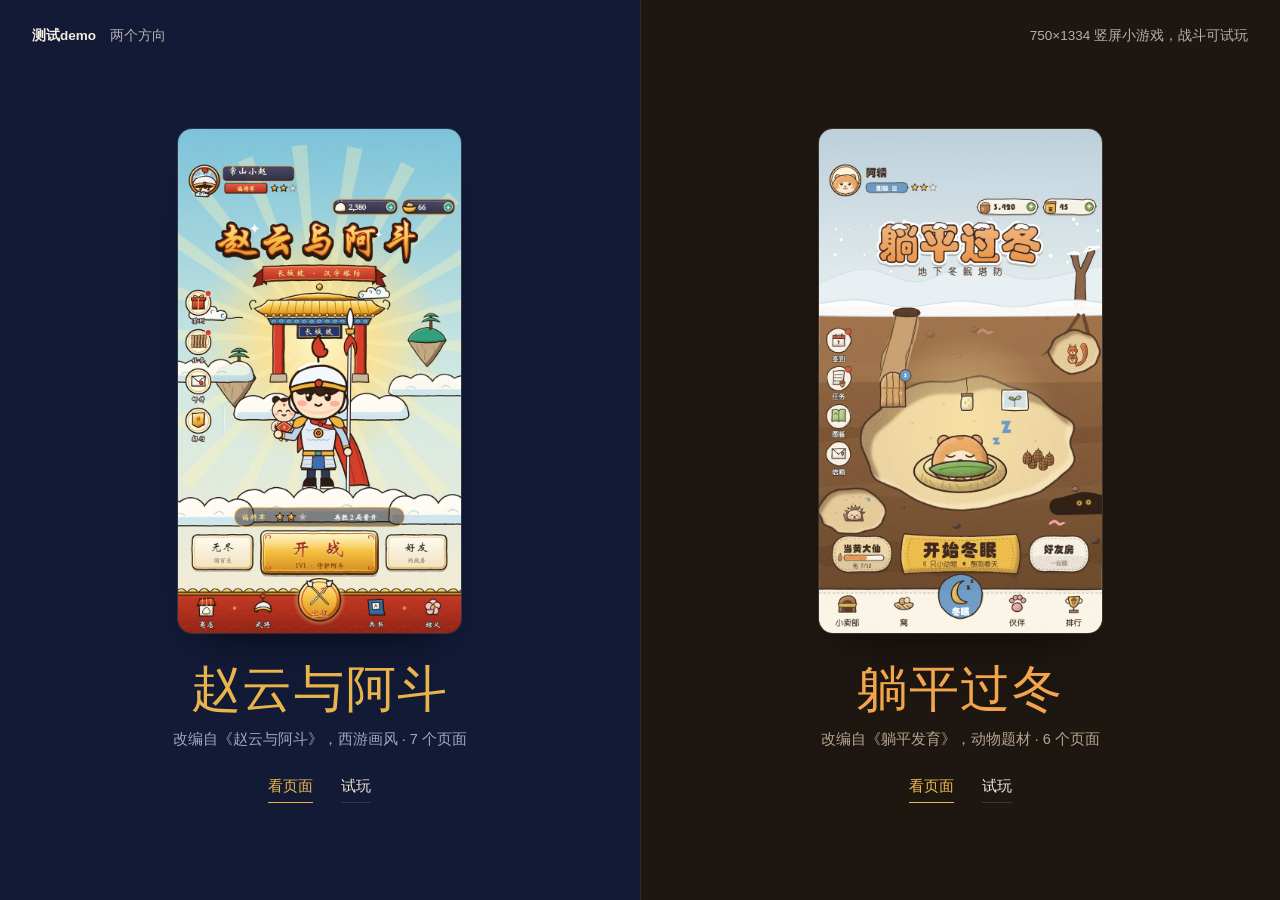
<file: index.html>
<!doctype html>
<html lang="zh-CN">
<head>
<meta charset="utf-8">
<meta name="viewport" content="width=device-width,initial-scale=1">
<title>测试demo</title>
<link rel="icon" href="data:,">
<link rel="stylesheet" href="site/site.css">
<script>document.documentElement.classList.add('js');addEventListener('pagereveal',function(e){if(e.viewTransition)(window.__intro||[]).forEach(function(a){a.finish()})},{once:true});</script>
</head>
<body>
<div class="hub-top"><span><b>测试demo</b>　两个方向</span><span>750×1334 竖屏小游戏，战斗可试玩</span></div>
<main class="hub">
  <section class="leaf t-zy">
    <a class="shot-a" href="方向一-赵云与阿斗/index.html"><span class="tilt"><img style="view-transition-name:zy-shot" src="方向一-赵云与阿斗/export/web/01-主页.jpg" alt="赵云与阿斗 主页"></span></a>
    <div class="leaf-in">
      <h1 class="logo" style="view-transition-name:zy-logo">赵云与阿斗</h1>
      <p>改编自《赵云与阿斗》，西游画风 · 7 个页面</p>
      <div class="acts"><a class="tl strong" href="方向一-赵云与阿斗/index.html">看页面</a><a class="tl" href="方向一-赵云与阿斗/demo.html">试玩</a></div>
    </div>
  </section>
  <section class="leaf t-tp">
    <a class="shot-a" href="方向二-躺平过冬/index.html"><span class="tilt"><img style="view-transition-name:tp-shot" src="方向二-躺平过冬/export/web/01-主页.jpg" alt="躺平过冬 主页"></span></a>
    <div class="leaf-in">
      <h1 class="logo" style="view-transition-name:tp-logo">躺平过冬</h1>
      <p>改编自《躺平发育》，动物题材 · 6 个页面</p>
      <div class="acts"><a class="tl strong" href="方向二-躺平过冬/index.html">看页面</a><a class="tl" href="方向二-躺平过冬/demo.html">试玩</a></div>
    </div>
  </section>
</main>
<!-- intro -->
<script>
(function () {
  if (matchMedia('(prefers-reduced-motion: reduce)').matches) return;
  var E = 'cubic-bezier(.2,.8,.2,1)', L = window.__intro = [];
  var A = function (el, kf, o) { if (!el) return; o.fill = 'backwards'; o.easing = o.easing || E; L.push(el.animate(kf, o)); };
  var q = function (s) { return document.querySelector(s); }, qa = function (s) { return [].slice.call(document.querySelectorAll(s)); };
  // 标题逐字落下
  var drop = function (el, delay) {
    if (!el) return;
    el.innerHTML = Array.from(el.textContent).map(function (c) { return '<span class="c">' + c + '</span>'; }).join('');
    [].slice.call(el.children).forEach(function (c, i) {
      A(c, [{ transform: 'translateY(-60px) rotate(-10deg)', opacity: 0 }, { transform: 'translateY(8px) rotate(3deg)', opacity: 1, offset: .62 },
        { transform: 'translateY(-3px) rotate(-1deg)', offset: .82 }, { transform: 'none', opacity: 1 }], { duration: 760, delay: delay + i * 70 });
    });
  };
  var up = function (el, d) { A(el, [{ opacity: 0, transform: 'translateY(14px)' }, { opacity: 1, transform: 'none' }], { duration: 700, delay: d }); };
  if (q('.head')) {
    A(q('.nav'), [{ transform: 'translateY(-100%)' }, { transform: 'none' }], { duration: 600 });
    drop(q('.head .logo'), 80);
    up(q('.head p'), 380);
    qa('.head .meta > *').forEach(function (m, i) { up(m, 480 + i * 70); });
    // 截图像发牌一样一张张进来
    qa('#gallery .shot').forEach(function (f, i) {
      A(f, [{ transform: 'translateX(160px) rotate(6deg) scale(.9)', opacity: 0 }, { transform: 'translateX(-8px) rotate(-.6deg)', opacity: 1, offset: .7 },
        { transform: 'none', opacity: 1 }], { duration: 900, delay: 180 + i * 95 });
    });
  }
  qa('.hub .leaf').forEach(function (lf, i) {
    var dir = i ? 1 : -1;
    A(lf.querySelector('.shot-a'), [{ transform: 'translateX(' + dir * 90 + 'px) rotate(' + dir * 8 + 'deg)', opacity: 0 }, { transform: 'none', opacity: 1 }], { duration: 1000, delay: 120 + i * 140 });
    drop(lf.querySelector('.logo'), 380 + i * 160);
    up(lf.querySelector('.leaf-in p'), 700 + i * 140);
    up(lf.querySelector('.leaf-in .acts'), 820 + i * 140);
  });
})();
</script>
<!-- /intro -->
<script src="site/site.js"></script>
</body>
</html>
</file>
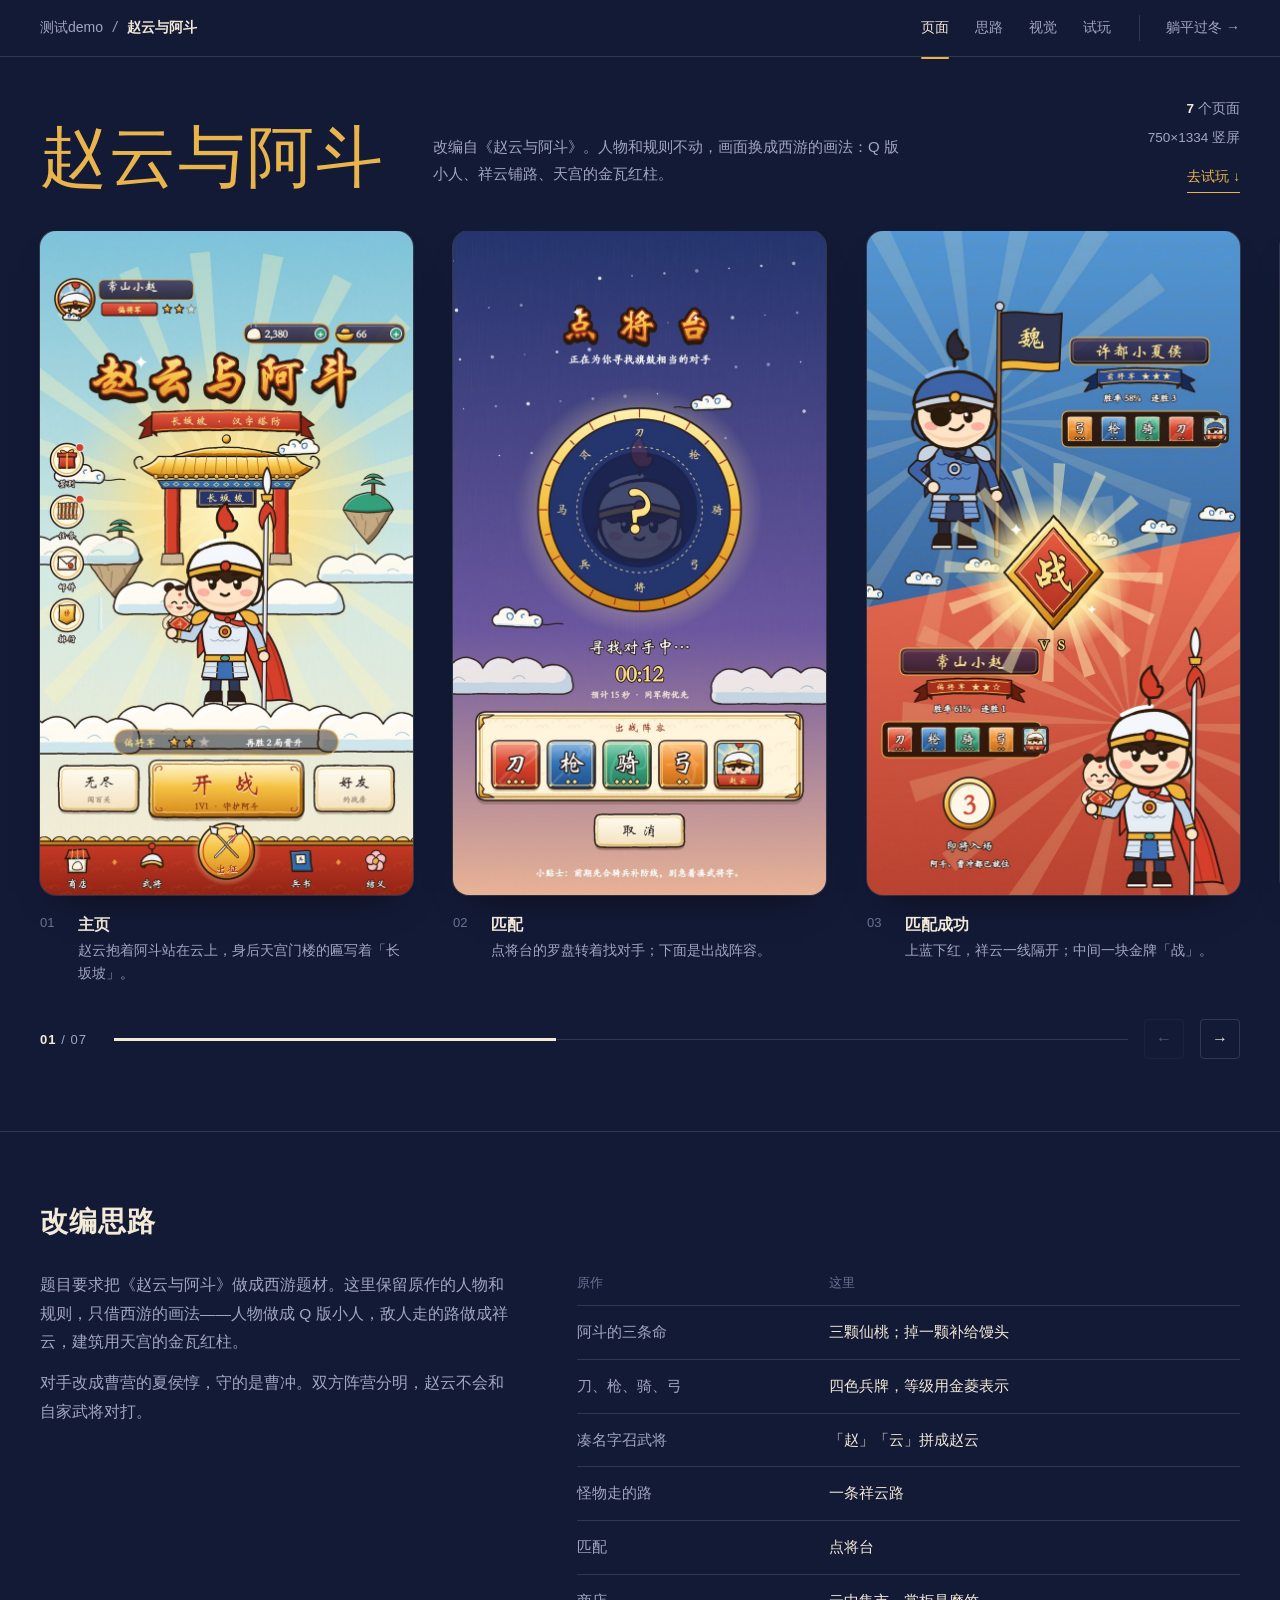
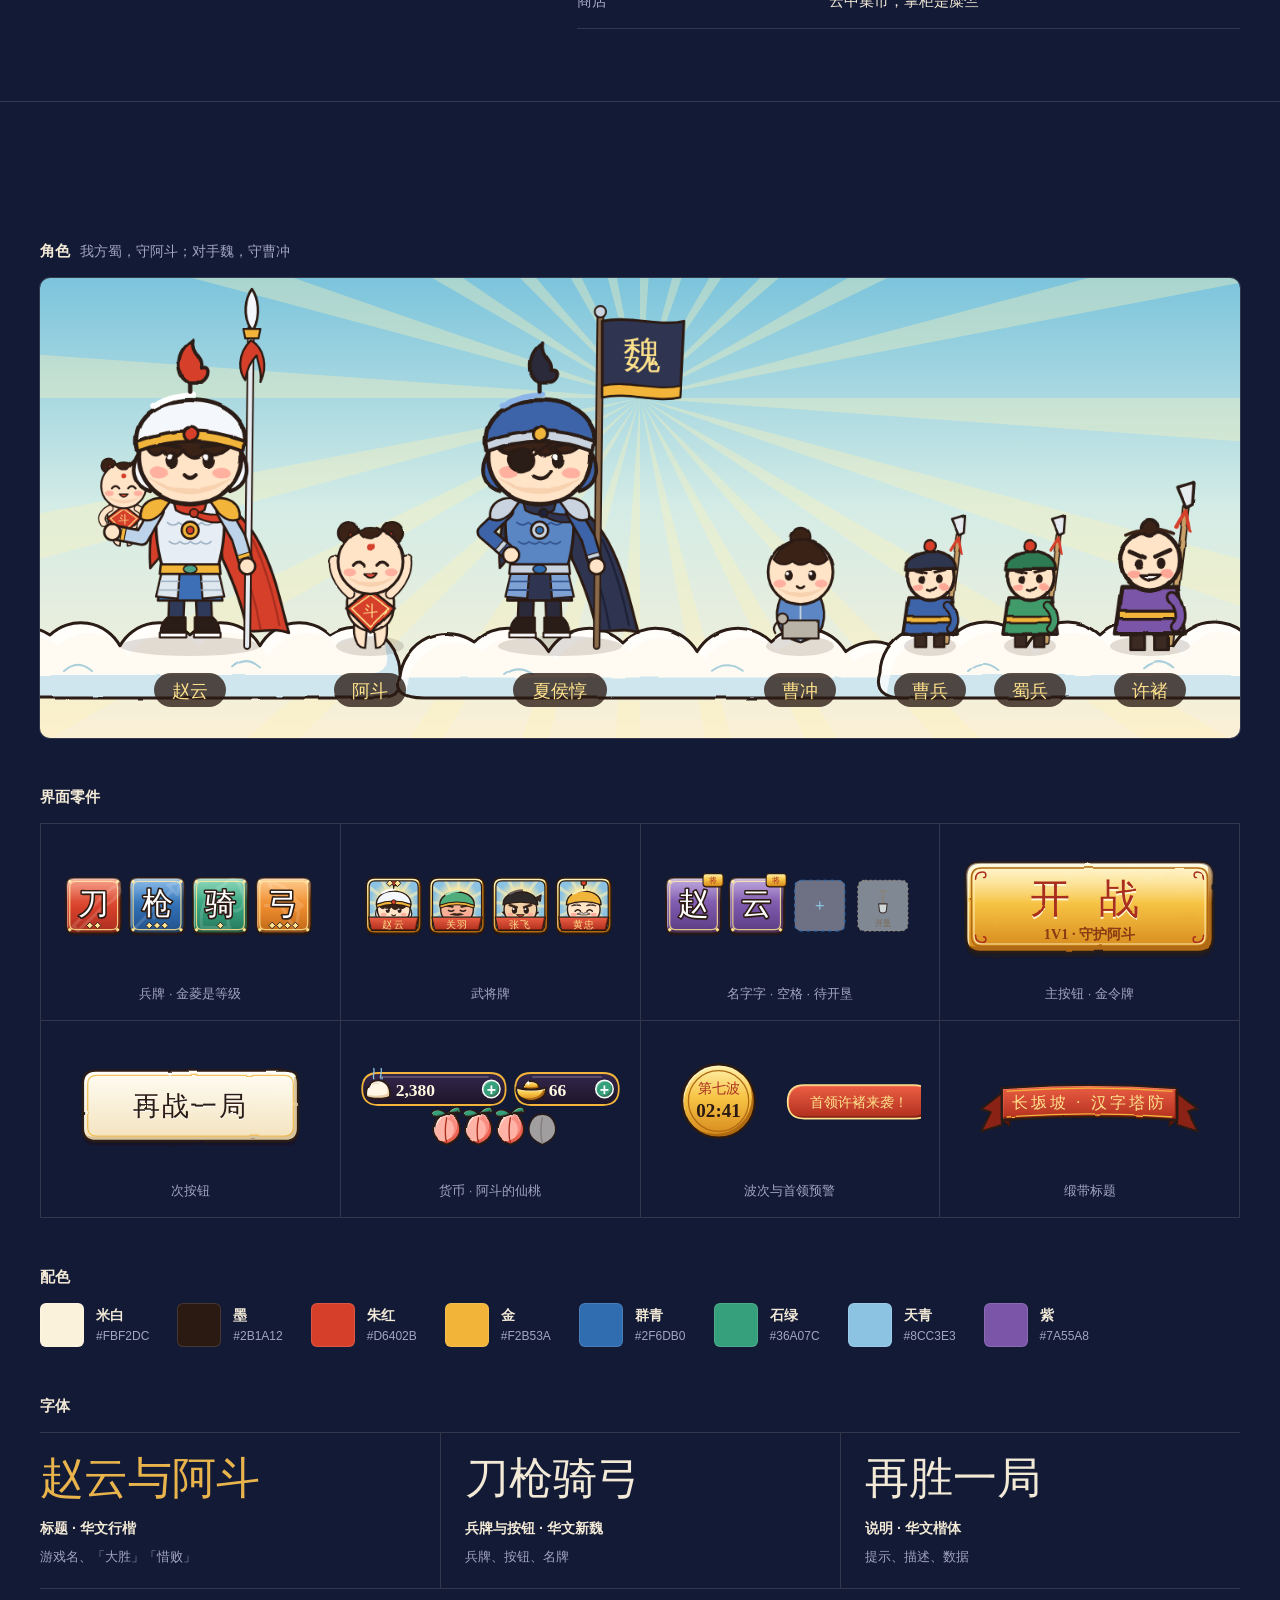
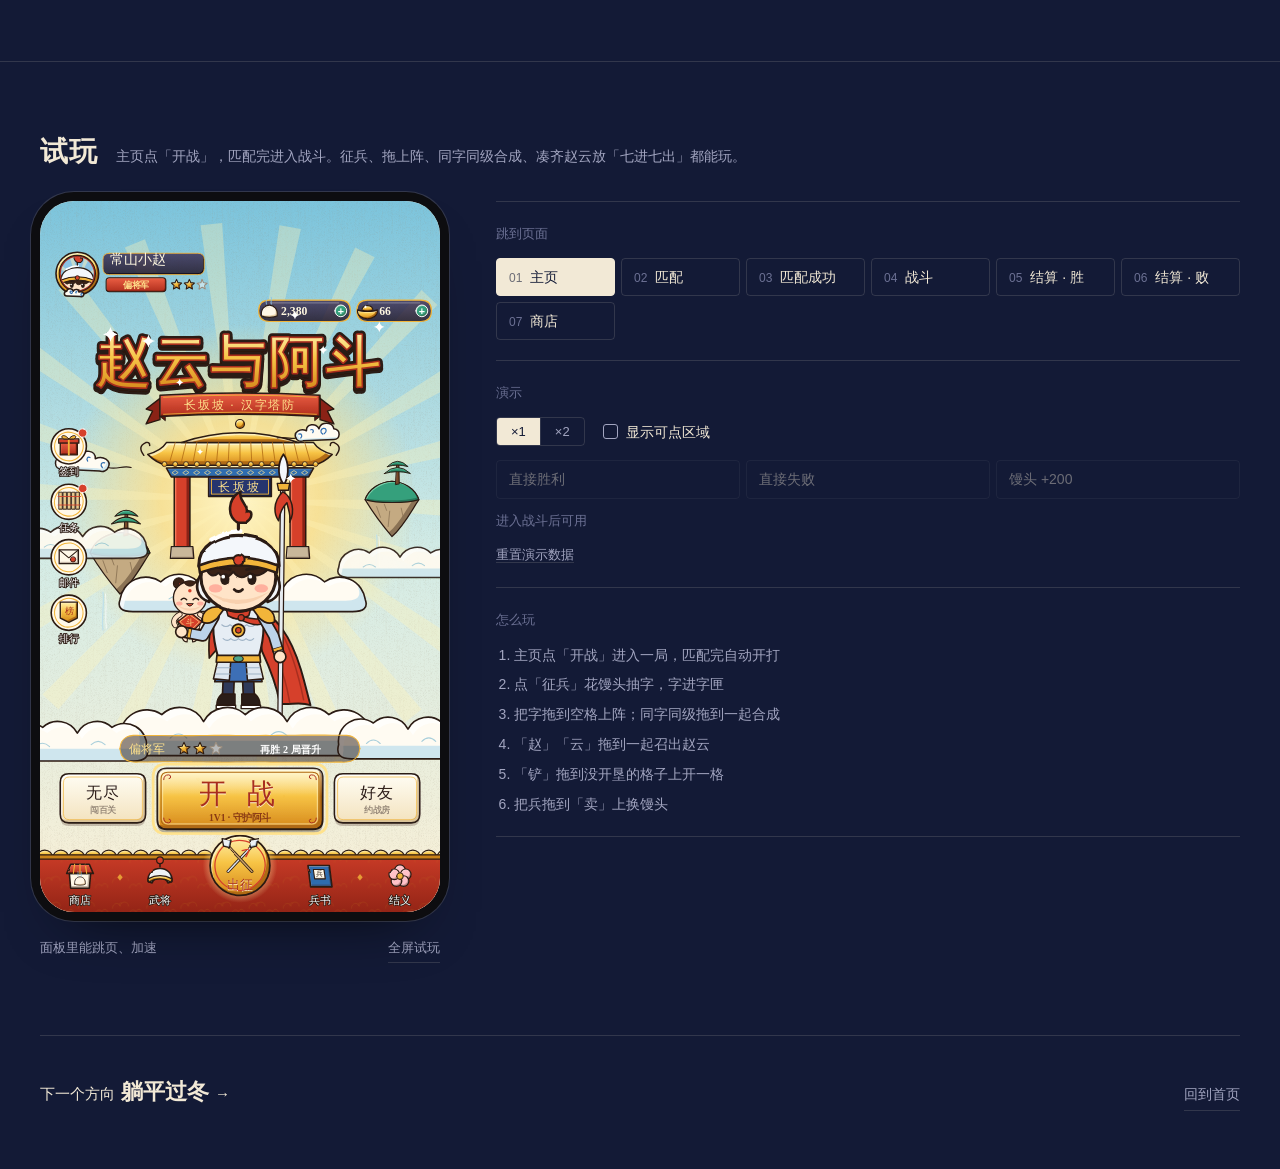
<file: 方向一-赵云与阿斗/index.html>
<!doctype html>
<html lang="zh-CN">
<head>
<meta charset="utf-8">
<meta name="viewport" content="width=device-width,initial-scale=1">
<title>赵云与阿斗 · 测试demo</title>
<link rel="icon" href="data:,">
<link rel="stylesheet" href="../site/site.css">
<link rel="stylesheet" href="../tools/demo.css">
<script>document.documentElement.classList.add('js');addEventListener('pagereveal',function(e){if(e.viewTransition)(window.__intro||[]).forEach(function(a){a.finish()})},{once:true});</script>
</head>
<body class="t-zy">

<nav class="nav"><div class="wrap">
  <div class="crumb"><a class="home" href="../index.html">测试demo</a><i>/</i><b>赵云与阿斗</b></div>
  <div class="links"><a href="#pages">页面</a><a href="#idea">思路</a><a href="#look">视觉</a><a href="#play">试玩</a></div>
  <a class="other" href="../方向二-躺平过冬/index.html">躺平过冬 →</a>
</div></nav>

<header class="wrap head">
  <h1 class="logo" style="view-transition-name:zy-logo">赵云与阿斗</h1>
  <p>改编自《赵云与阿斗》。人物和规则不动，画面换成西游的画法：Q 版小人、祥云铺路、天宫的金瓦红柱。</p>
  <div class="meta">
    <span><b>7</b>个页面</span>
    <span>750×1334 竖屏</span>
    <a class="tl strong" href="#play">去试玩 ↓</a>
  </div>
</header>

<section class="sec" id="pages"><div class="wrap">
  <div id="gallery" class="gallery">
    <figure class="shot" data-i="0" data-big="export/01-主页.png"><img src="export/web/01-主页.jpg" alt="主页" decoding="async" draggable="false" style="view-transition-name:zy-shot"><figcaption><em>01</em><b>主页</b><span>赵云抱着阿斗站在云上，身后天宫门楼的匾写着「长坂坡」。</span></figcaption></figure>
    <figure class="shot" data-i="1" data-big="export/02-匹配.png"><img src="export/web/02-匹配.jpg" alt="匹配" decoding="async" draggable="false"><figcaption><em>02</em><b>匹配</b><span>点将台的罗盘转着找对手；下面是出战阵容。</span></figcaption></figure>
    <figure class="shot" data-i="2" data-big="export/03-匹配成功.png"><img src="export/web/03-匹配成功.jpg" alt="匹配成功" decoding="async" draggable="false"><figcaption><em>03</em><b>匹配成功</b><span>上蓝下红，祥云一线隔开；中间一块金牌「战」。</span></figcaption></figure>
    <figure class="shot" data-i="3" data-big="export/04-战斗.png"><img src="export/web/04-战斗.jpg" alt="战斗" decoding="async" draggable="false"><figcaption><em>04</em><b>战斗</b><span>上对手下自己；兵营抽字、拖上阵、同字同级合成，凑齐名字召武将。</span></figcaption></figure>
    <figure class="shot" data-i="4" data-big="export/05-结算-胜.png"><img src="export/web/05-结算-胜.jpg" alt="结算 · 胜" decoding="async" draggable="false"><figcaption><em>05</em><b>结算 · 胜</b><span>大胜：赵云喊一嗓子，阿斗举着馒头蹦起来。</span></figcaption></figure>
    <figure class="shot" data-i="5" data-big="export/06-结算-败.png"><img src="export/web/06-结算-败.jpg" alt="结算 · 败" decoding="async" draggable="false"><figcaption><em>06</em><b>结算 · 败</b><span>惜败：阿斗哭了，卡片告诉你下次怎么守。</span></figcaption></figure>
    <figure class="shot" data-i="6" data-big="export/07-商店.png"><img src="export/web/07-商店.jpg" alt="商店" decoding="async" draggable="false"><figcaption><em>07</em><b>商店</b><span>云中集市，掌柜是刘备的财主糜竺；今日特供当天有效。</span></figcaption></figure>
  </div>
</div></section>

<!-- intro -->
<script>
(function () {
  if (matchMedia('(prefers-reduced-motion: reduce)').matches) return;
  var E = 'cubic-bezier(.2,.8,.2,1)', L = window.__intro = [];
  var A = function (el, kf, o) { if (!el) return; o.fill = 'backwards'; o.easing = o.easing || E; L.push(el.animate(kf, o)); };
  var q = function (s) { return document.querySelector(s); }, qa = function (s) { return [].slice.call(document.querySelectorAll(s)); };
  // 标题逐字落下
  var drop = function (el, delay) {
    if (!el) return;
    el.innerHTML = Array.from(el.textContent).map(function (c) { return '<span class="c">' + c + '</span>'; }).join('');
    [].slice.call(el.children).forEach(function (c, i) {
      A(c, [{ transform: 'translateY(-60px) rotate(-10deg)', opacity: 0 }, { transform: 'translateY(8px) rotate(3deg)', opacity: 1, offset: .62 },
        { transform: 'translateY(-3px) rotate(-1deg)', offset: .82 }, { transform: 'none', opacity: 1 }], { duration: 760, delay: delay + i * 70 });
    });
  };
  var up = function (el, d) { A(el, [{ opacity: 0, transform: 'translateY(14px)' }, { opacity: 1, transform: 'none' }], { duration: 700, delay: d }); };
  if (q('.head')) {
    A(q('.nav'), [{ transform: 'translateY(-100%)' }, { transform: 'none' }], { duration: 600 });
    drop(q('.head .logo'), 80);
    up(q('.head p'), 380);
    qa('.head .meta > *').forEach(function (m, i) { up(m, 480 + i * 70); });
    // 截图像发牌一样一张张进来
    qa('#gallery .shot').forEach(function (f, i) {
      A(f, [{ transform: 'translateX(160px) rotate(6deg) scale(.9)', opacity: 0 }, { transform: 'translateX(-8px) rotate(-.6deg)', opacity: 1, offset: .7 },
        { transform: 'none', opacity: 1 }], { duration: 900, delay: 180 + i * 95 });
    });
  }
  qa('.hub .leaf').forEach(function (lf, i) {
    var dir = i ? 1 : -1;
    A(lf.querySelector('.shot-a'), [{ transform: 'translateX(' + dir * 90 + 'px) rotate(' + dir * 8 + 'deg)', opacity: 0 }, { transform: 'none', opacity: 1 }], { duration: 1000, delay: 120 + i * 140 });
    drop(lf.querySelector('.logo'), 380 + i * 160);
    up(lf.querySelector('.leaf-in p'), 700 + i * 140);
    up(lf.querySelector('.leaf-in .acts'), 820 + i * 140);
  });
})();
</script>
<!-- /intro -->
<section class="sec" id="idea"><div class="wrap">
  <div class="sec-h"><h2>改编思路</h2></div>
  <div class="idea">
    <div><p>题目要求把《赵云与阿斗》做成西游题材。这里保留原作的人物和规则，只借西游的画法——人物做成 Q 版小人，敌人走的路做成祥云，建筑用天宫的金瓦红柱。</p><p>对手改成曹营的夏侯惇，守的是曹冲。双方阵营分明，赵云不会和自家武将对打。</p></div>
    <table class="cmp"><thead><tr><th>原作</th><th>这里</th></tr></thead><tbody><tr><td>阿斗的三条命</td><td>三颗仙桃；掉一颗补给馒头</td></tr><tr><td>刀、枪、骑、弓</td><td>四色兵牌，等级用金菱表示</td></tr><tr><td>凑名字召武将</td><td>「赵」「云」拼成赵云</td></tr><tr><td>怪物走的路</td><td>一条祥云路</td></tr><tr><td>匹配</td><td>点将台</td></tr><tr><td>商店</td><td>云中集市，掌柜是糜竺</td></tr></tbody></table>
  </div>
</div></section>

<section class="sec" id="look"><div class="wrap">
  <div class="sec-h"><h2>视觉</h2><span>Q 版两头半身，豆豆眼、腮红，平涂加粗描边。</span></div>
  <h3 class="h3">角色<span>我方蜀，守阿斗；对手魏，守曹冲</span></h3>
  <div class="stage" id="lineup"></div>
  <h3 class="h3">界面零件</h3>
  <div class="parts" id="parts"></div>
  <h3 class="h3">配色</h3>
  <div class="pal"><div class="sw"><i style="background:#fbf2dc"></i><b>米白</b><code>#FBF2DC</code></div><div class="sw"><i style="background:#2b1a12"></i><b>墨</b><code>#2B1A12</code></div><div class="sw"><i style="background:#d6402b"></i><b>朱红</b><code>#D6402B</code></div><div class="sw"><i style="background:#f2b53a"></i><b>金</b><code>#F2B53A</code></div><div class="sw"><i style="background:#2f6db0"></i><b>群青</b><code>#2F6DB0</code></div><div class="sw"><i style="background:#36a07c"></i><b>石绿</b><code>#36A07C</code></div><div class="sw"><i style="background:#8cc3e3"></i><b>天青</b><code>#8CC3E3</code></div><div class="sw"><i style="background:#7a55a8"></i><b>紫</b><code>#7A55A8</code></div></div>
  <h3 class="h3">字体</h3>
  <div class="type"><div><div class="smp" style="font-family:'STXingkai','华文行楷',serif;color:var(--accent)">赵云与阿斗</div><b>标题 · 华文行楷</b><span>游戏名、「大胜」「惜败」</span></div><div><div class="smp" style="font-family:'STXinwei','华文新魏',serif">刀枪骑弓</div><b>兵牌与按钮 · 华文新魏</b><span>兵牌、按钮、名牌</span></div><div><div class="smp" style="font-family:'STKaiti','KaiTi',serif">再胜一局</div><b>说明 · 华文楷体</b><span>提示、描述、数据</span></div></div>
</div></section>

<section class="sec" id="play"><div class="wrap">
  <div class="sec-h"><h2>试玩</h2><span>主页点「开战」，匹配完进入战斗。征兵、拖上阵、同字同级合成、凑齐赵云放「七进七出」都能玩。</span></div>
  <div class="play">
    <div class="play-phone"><div id="phone"><div id="stage"></div></div><div class="under"><span>面板里能跳页、加速</span><a class="tl" href="demo.html">全屏试玩</a></div></div>
    <aside class="panel" id="panel"></aside>
  </div>
</div></section>

<footer class="wrap foot">
  <a class="nx" href="../方向二-躺平过冬/index.html">下一个方向<b>躺平过冬</b>→</a>
  <a class="tl" href="../index.html">回到首页</a>
</footer>

<script src="../tools/sketch.js"></script>
<script src="pages.js"></script>
<script src="../tools/demo.js"></script>
<script src="demo.js"></script>
<script>
  // 角色台和界面零件，直接用游戏里的画法
  (function () {
    const P = PARTS, T = SK.text;
    const vb = (w, h, inner) => `<svg viewBox="0 0 ${w} ${h}" xmlns="http://www.w3.org/2000/svg">${inner}</svg>`;
    const tag = (x, y, t) => `<rect x="${x - t.length * 11 - 14}" y="${y - 17}" width="${t.length * 22 + 28}" height="34" rx="17" fill="#2b1a12" opacity=".78"/>` + T(x, y + 1, t, { size: 18, font: 'wei', mid: true, fill: '#ffe28c' });
    window.SITE = {
      defs: P.GRAD,
      lineup() {
        let hi = 0;
        const hop = x => `<g class="hop" style="--i:${hi++}">${x}</g>`;
        let s = `<rect width="1200" height="460" fill="url(#skyG)"/>` + P.rays(600, 120, 900, 24, .35);
        s += P.puff(-60, 330, 420, 90, { n: 6 }) + P.puff(360, 340, 520, 80, { n: 7 }) + P.puff(840, 330, 440, 90, { n: 6 });
        const g = (x, w) => `<ellipse cx="${x}" cy="368" rx="${w}" ry="10" fill="#2b1a12" opacity=".14"/>`;
        s += g(150, 70) + hop(P.zhaoyunFull(150, 262, .95));
        s += g(330, 34) + hop(P.adou(330, 282, .9, { body: true, happy: true, cheer: true }));
        s += g(520, 62) + hop(P.xiahouFull(500, 262, .95));
        s += g(760, 34) + hop(P.caochong(760, 292, .9, { body: true }));
        s += g(890, 26) + hop(P.caobing(890, 322, 1.3));
        s += g(990, 26) + hop(P.caobing(990, 322, 1.3, { shu: true }));
        s += g(1110, 40) + hop(P.caobing(1110, 312, 1.65, { boss: true }));
        s += tag(150, 412, '赵云') + tag(330, 412, '阿斗') + tag(520, 412, '夏侯惇') + tag(760, 412, '曹冲') + tag(890, 412, '曹兵') + tag(990, 412, '蜀兵') + tag(1110, 412, '许褚');
        return vb(1200, 460, s);
      },
      parts() {
        const tiles = list => vb(440, 116, list.map((u, i) => P.tile(12 + i * 106, 8, 92, u)).join(''));
        return [
          [tiles([{ ch: '刀', lv: 2 }, { ch: '枪', lv: 3 }, { ch: '骑', lv: 1 }, { ch: '弓', lv: 4 }]), '兵牌 · 金菱是等级'],
          [tiles([{ gen: 'zhaoyun', lv: 2 }, { gen: 'guanyu' }, { gen: 'zhangfei' }, { gen: 'huangzhong' }]), '武将牌'],
          [tiles([{ ch: '赵' }, { ch: '云' }, 0, 'lock']), '名字字 · 空格 · 待开垦'],
          [vb(330, 130, P.goldBtn(10, 8, 310, 112, '开 战', { sub: '1V1 · 守护阿斗', size: 50, ls: 12 })), '主按钮 · 金令牌'],
          [vb(330, 130, P.plainBtn(30, 22, 270, 88, '再战一局', { size: 34 })), '次按钮'],
          [vb(330, 100, P.pill(4, 10, 180, (a, b, c) => P.mantou(a, b + 2, c), '2,380') + P.pill(196, 10, 130, P.yuanbao, '66') + P.peach(110, 78, 1.2) + P.peach(150, 78, 1.2) + P.peach(190, 78, 1.2) + P.peach(230, 78, 1.2, false)), '货币 · 阿斗的仙桃'],
          [vb(330, 130, `<g transform="translate(-300 -490)">${P.waveBadge('第七波', '02:41', '首领许褚来袭！')}</g>`), '波次与首领预警'],
          [vb(330, 130, P.ribbon(165, 64, 220, '长坂坡 · 汉字塔防', { size: 20 })), '缎带标题']
        ];
      }
    };
  })();
</script>
<script src="../site/site.js"></script>
</body>
</html>
</file>
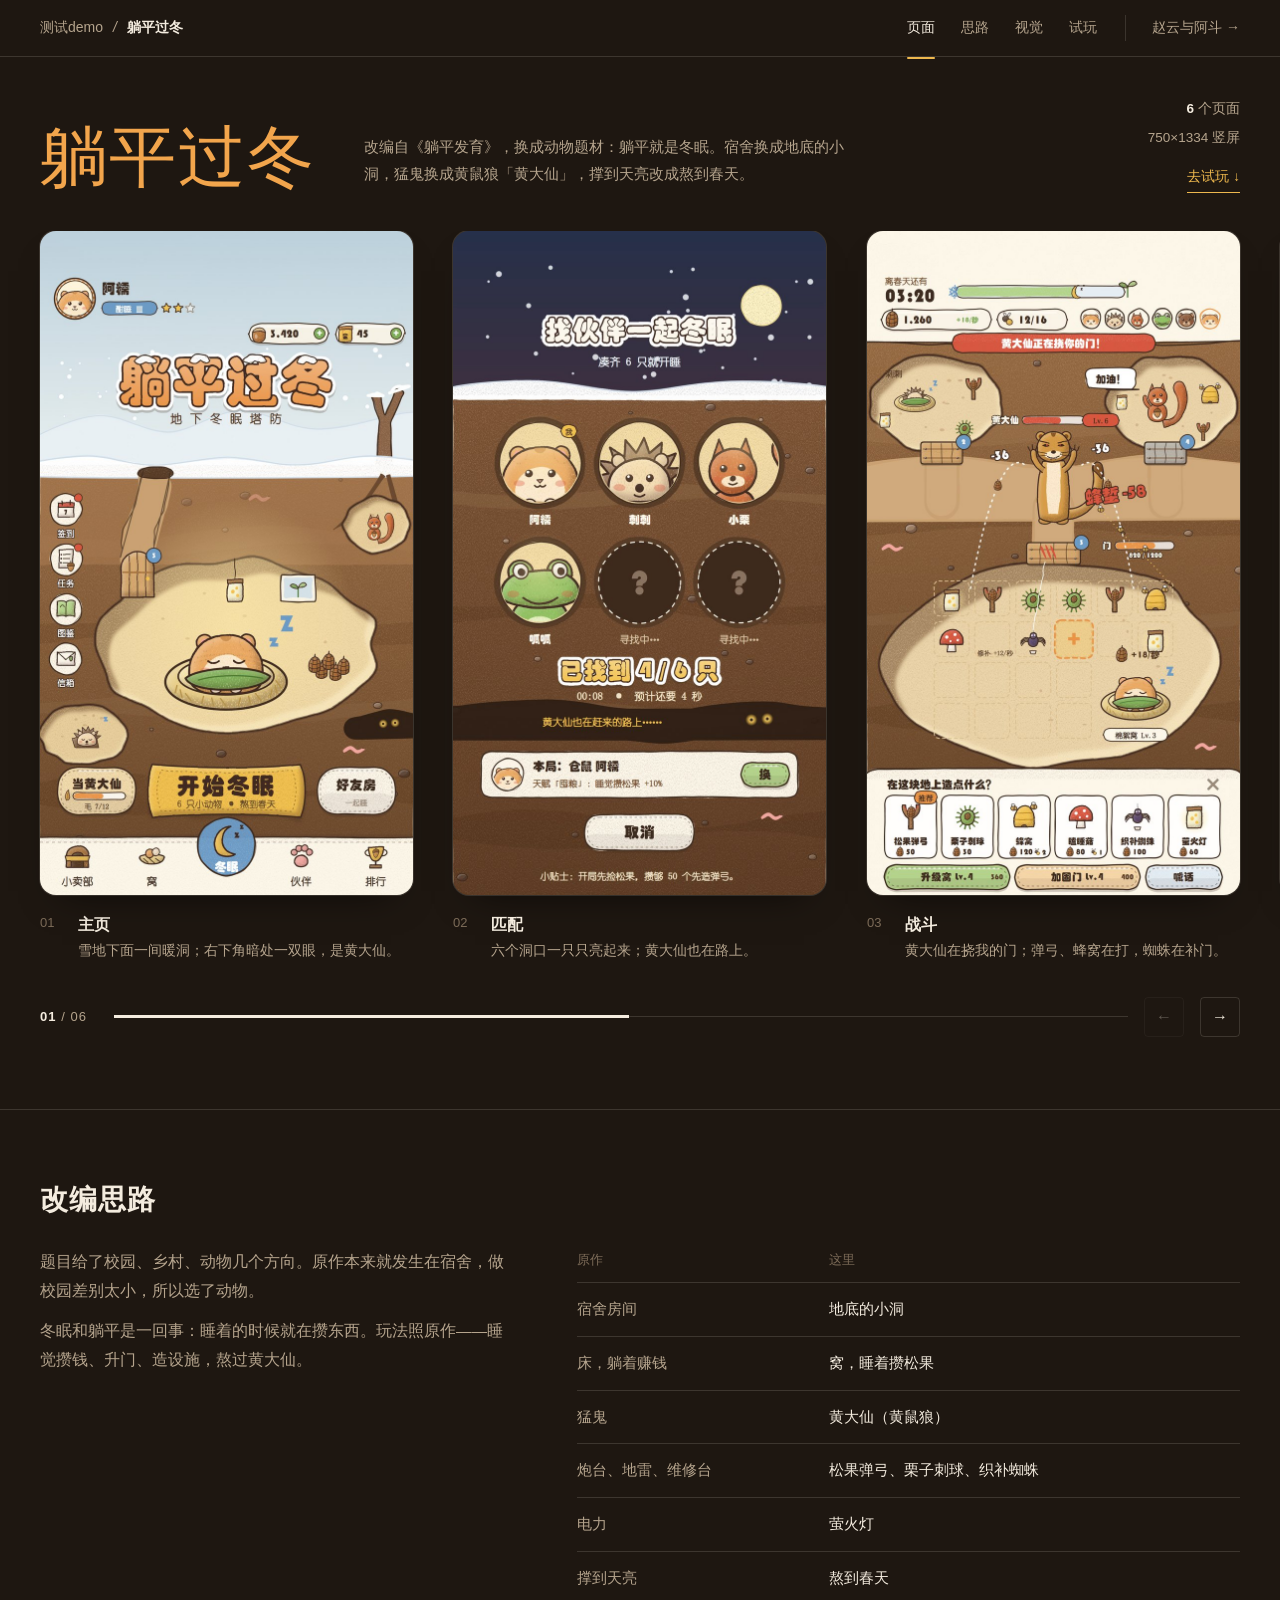
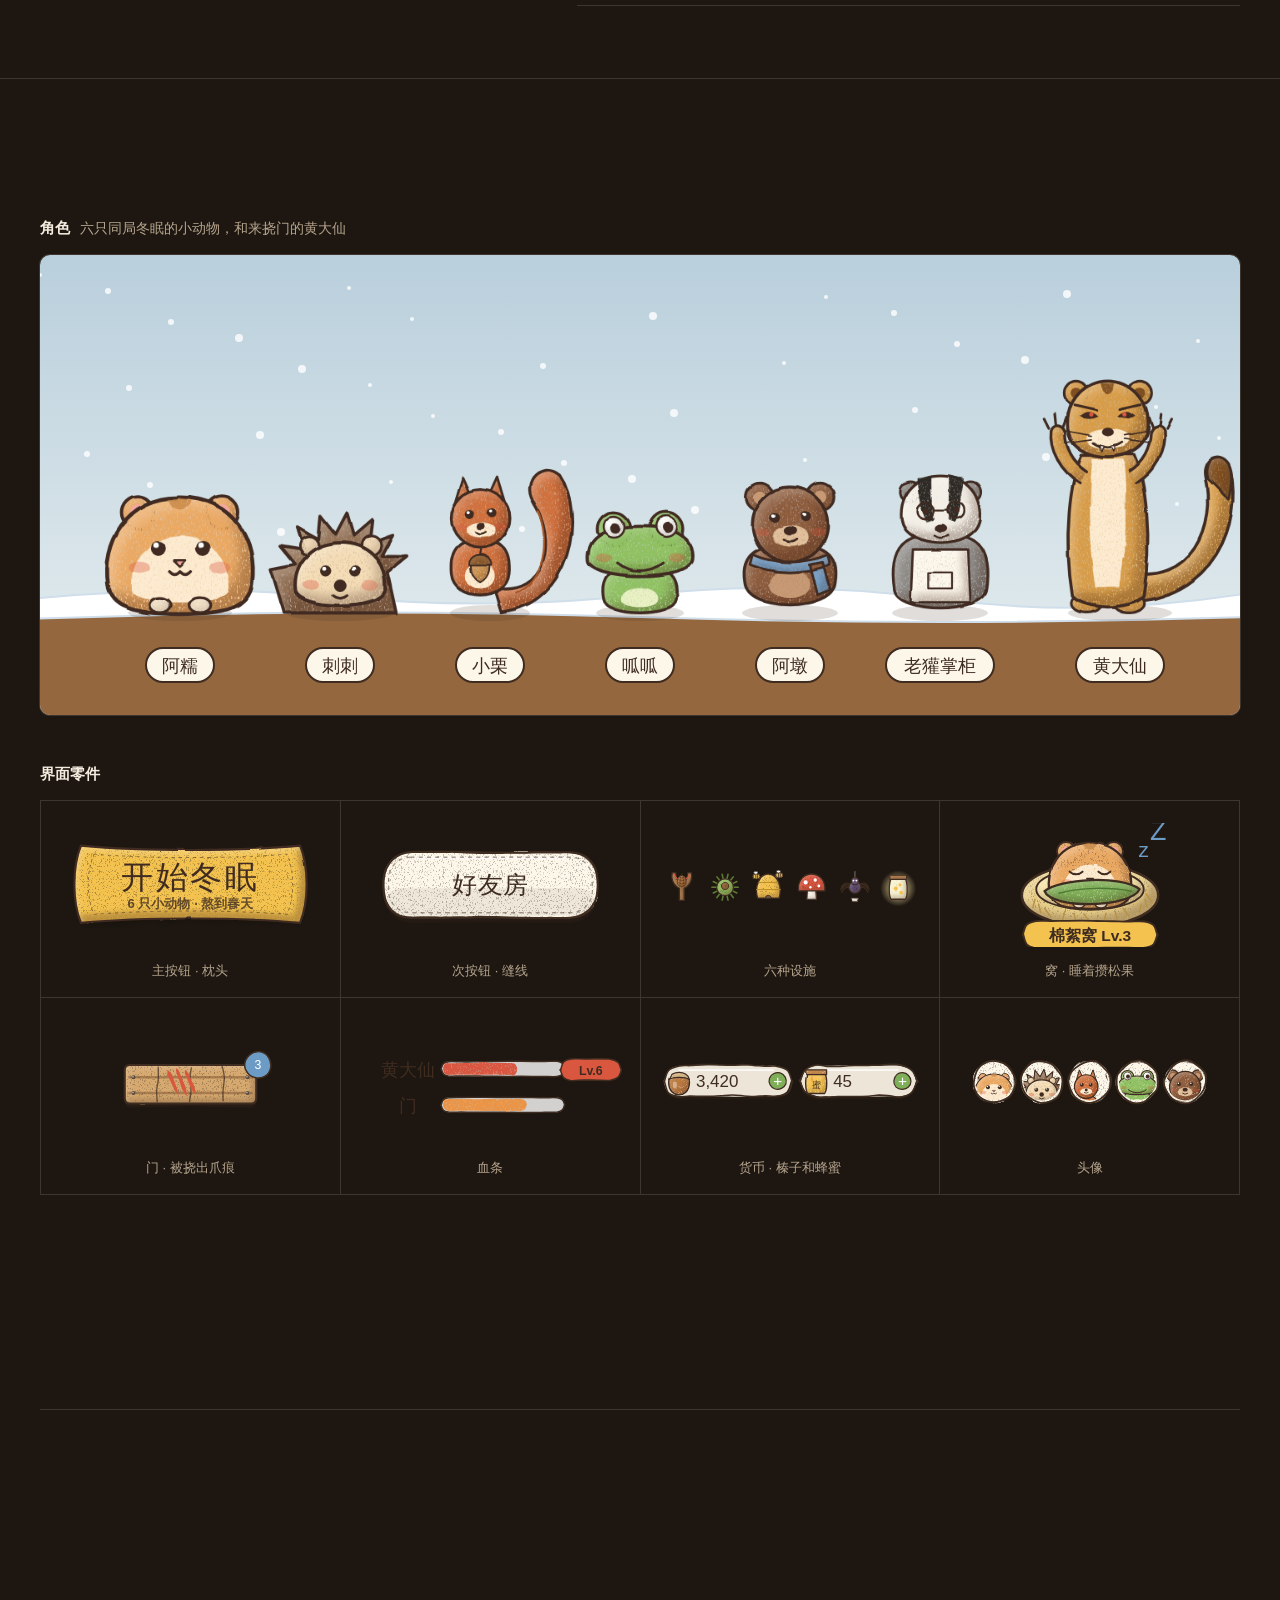
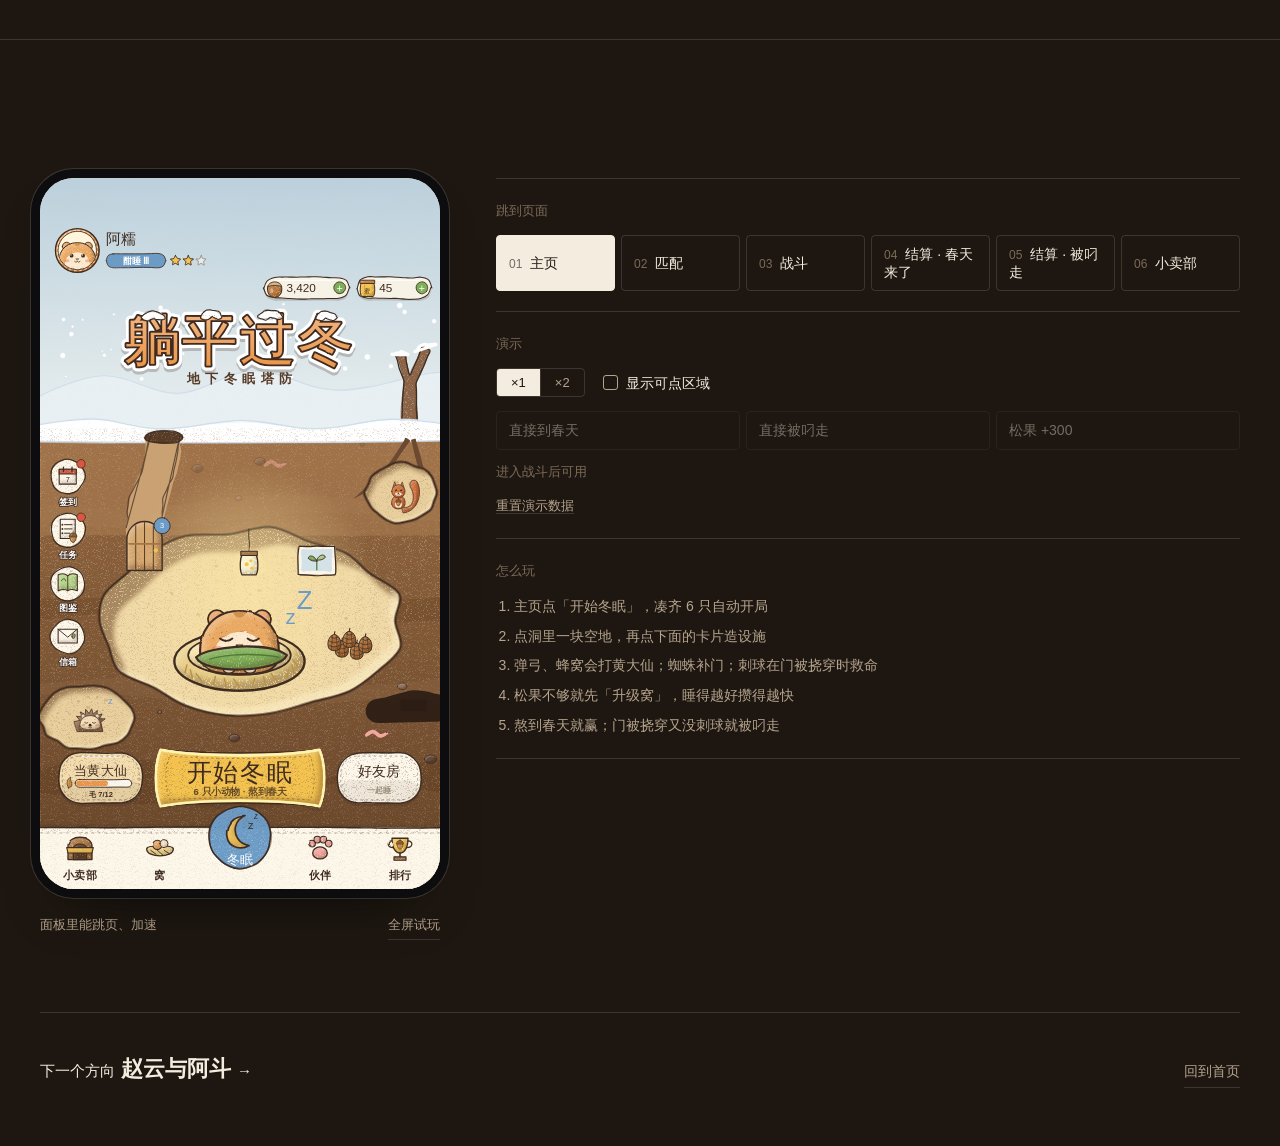
<file: 方向二-躺平过冬/index.html>
<!doctype html>
<html lang="zh-CN">
<head>
<meta charset="utf-8">
<meta name="viewport" content="width=device-width,initial-scale=1">
<title>躺平过冬 · 测试demo</title>
<link rel="icon" href="data:,">
<link rel="stylesheet" href="../site/site.css">
<link rel="stylesheet" href="../tools/demo.css">
<script>document.documentElement.classList.add('js');addEventListener('pagereveal',function(e){if(e.viewTransition)(window.__intro||[]).forEach(function(a){a.finish()})},{once:true});</script>
</head>
<body class="t-tp">

<nav class="nav"><div class="wrap">
  <div class="crumb"><a class="home" href="../index.html">测试demo</a><i>/</i><b>躺平过冬</b></div>
  <div class="links"><a href="#pages">页面</a><a href="#idea">思路</a><a href="#look">视觉</a><a href="#play">试玩</a></div>
  <a class="other" href="../方向一-赵云与阿斗/index.html">赵云与阿斗 →</a>
</div></nav>

<header class="wrap head">
  <h1 class="logo" style="view-transition-name:tp-logo">躺平过冬</h1>
  <p>改编自《躺平发育》，换成动物题材：躺平就是冬眠。宿舍换成地底的小洞，猛鬼换成黄鼠狼「黄大仙」，撑到天亮改成熬到春天。</p>
  <div class="meta">
    <span><b>6</b>个页面</span>
    <span>750×1334 竖屏</span>
    <a class="tl strong" href="#play">去试玩 ↓</a>
  </div>
</header>

<section class="sec" id="pages"><div class="wrap">
  <div id="gallery" class="gallery">
    <figure class="shot" data-i="0" data-big="export/01-主页.png"><img src="export/web/01-主页.jpg" alt="主页" decoding="async" draggable="false" style="view-transition-name:tp-shot"><figcaption><em>01</em><b>主页</b><span>雪地下面一间暖洞；右下角暗处一双眼，是黄大仙。</span></figcaption></figure>
    <figure class="shot" data-i="1" data-big="export/02-匹配.png"><img src="export/web/02-匹配.jpg" alt="匹配" decoding="async" draggable="false"><figcaption><em>02</em><b>匹配</b><span>六个洞口一只只亮起来；黄大仙也在路上。</span></figcaption></figure>
    <figure class="shot" data-i="2" data-big="export/03-战斗.png"><img src="export/web/03-战斗.jpg" alt="战斗" decoding="async" draggable="false"><figcaption><em>03</em><b>战斗</b><span>黄大仙在挠我的门；弹弓、蜂窝在打，蜘蛛在补门。</span></figcaption></figure>
    <figure class="shot" data-i="3" data-big="export/04-结算-春天来了.png"><img src="export/web/04-结算-春天来了.jpg" alt="结算 · 春天来了" decoding="async" draggable="false"><figcaption><em>04</em><b>结算 · 春天来了</b><span>熬到春天：从洞里钻出来伸个懒腰。</span></figcaption></figure>
    <figure class="shot" data-i="4" data-big="export/05-结算-被叼走.png"><img src="export/web/05-结算-被叼走.jpg" alt="结算 · 被叼走" decoding="async" draggable="false"><figcaption><em>05</em><b>结算 · 被叼走</b><span>输了也给一句"下次试试"，告诉玩家差在哪。</span></figcaption></figure>
    <figure class="shot" data-i="5" data-big="export/06-商店.png"><img src="export/web/06-商店.jpg" alt="商店" decoding="async" draggable="false"><figcaption><em>06</em><b>商店</b><span>树洞小卖部，老獾掌柜；货摆在两层木架上。</span></figcaption></figure>
  </div>
</div></section>

<!-- intro -->
<script>
(function () {
  if (matchMedia('(prefers-reduced-motion: reduce)').matches) return;
  var E = 'cubic-bezier(.2,.8,.2,1)', L = window.__intro = [];
  var A = function (el, kf, o) { if (!el) return; o.fill = 'backwards'; o.easing = o.easing || E; L.push(el.animate(kf, o)); };
  var q = function (s) { return document.querySelector(s); }, qa = function (s) { return [].slice.call(document.querySelectorAll(s)); };
  // 标题逐字落下
  var drop = function (el, delay) {
    if (!el) return;
    el.innerHTML = Array.from(el.textContent).map(function (c) { return '<span class="c">' + c + '</span>'; }).join('');
    [].slice.call(el.children).forEach(function (c, i) {
      A(c, [{ transform: 'translateY(-60px) rotate(-10deg)', opacity: 0 }, { transform: 'translateY(8px) rotate(3deg)', opacity: 1, offset: .62 },
        { transform: 'translateY(-3px) rotate(-1deg)', offset: .82 }, { transform: 'none', opacity: 1 }], { duration: 760, delay: delay + i * 70 });
    });
  };
  var up = function (el, d) { A(el, [{ opacity: 0, transform: 'translateY(14px)' }, { opacity: 1, transform: 'none' }], { duration: 700, delay: d }); };
  if (q('.head')) {
    A(q('.nav'), [{ transform: 'translateY(-100%)' }, { transform: 'none' }], { duration: 600 });
    drop(q('.head .logo'), 80);
    up(q('.head p'), 380);
    qa('.head .meta > *').forEach(function (m, i) { up(m, 480 + i * 70); });
    // 截图像发牌一样一张张进来
    qa('#gallery .shot').forEach(function (f, i) {
      A(f, [{ transform: 'translateX(160px) rotate(6deg) scale(.9)', opacity: 0 }, { transform: 'translateX(-8px) rotate(-.6deg)', opacity: 1, offset: .7 },
        { transform: 'none', opacity: 1 }], { duration: 900, delay: 180 + i * 95 });
    });
  }
  qa('.hub .leaf').forEach(function (lf, i) {
    var dir = i ? 1 : -1;
    A(lf.querySelector('.shot-a'), [{ transform: 'translateX(' + dir * 90 + 'px) rotate(' + dir * 8 + 'deg)', opacity: 0 }, { transform: 'none', opacity: 1 }], { duration: 1000, delay: 120 + i * 140 });
    drop(lf.querySelector('.logo'), 380 + i * 160);
    up(lf.querySelector('.leaf-in p'), 700 + i * 140);
    up(lf.querySelector('.leaf-in .acts'), 820 + i * 140);
  });
})();
</script>
<!-- /intro -->
<section class="sec" id="idea"><div class="wrap">
  <div class="sec-h"><h2>改编思路</h2></div>
  <div class="idea">
    <div><p>题目给了校园、乡村、动物几个方向。原作本来就发生在宿舍，做校园差别太小，所以选了动物。</p><p>冬眠和躺平是一回事：睡着的时候就在攒东西。玩法照原作——睡觉攒钱、升门、造设施，熬过黄大仙。</p></div>
    <table class="cmp"><thead><tr><th>原作</th><th>这里</th></tr></thead><tbody><tr><td>宿舍房间</td><td>地底的小洞</td></tr><tr><td>床，躺着赚钱</td><td>窝，睡着攒松果</td></tr><tr><td>猛鬼</td><td>黄大仙（黄鼠狼）</td></tr><tr><td>炮台、地雷、维修台</td><td>松果弹弓、栗子刺球、织补蜘蛛</td></tr><tr><td>电力</td><td>萤火灯</td></tr><tr><td>撑到天亮</td><td>熬到春天</td></tr></tbody></table>
  </div>
</div></section>

<section class="sec" id="look"><div class="wrap">
  <div class="sec-h"><h2>视觉</h2><span>彩铅加蜡笔的绘本画法：深棕铅笔线，上色留纸纹；地面上冷，洞里暖。</span></div>
  <h3 class="h3">角色<span>六只同局冬眠的小动物，和来挠门的黄大仙</span></h3>
  <div class="stage" id="lineup"></div>
  <h3 class="h3">界面零件</h3>
  <div class="parts" id="parts"></div>
  <h3 class="h3">配色</h3>
  <div class="pal"><div class="sw"><i style="background:#f7f0e1"></i><b>纸</b><code>#F7F0E1</code></div><div class="sw"><i style="background:#3f2c20"></i><b>铅笔棕</b><code>#3F2C20</code></div><div class="sw"><i style="background:#94673f"></i><b>泥土</b><code>#94673F</code></div><div class="sw"><i style="background:#f3c24f"></i><b>暖灯</b><code>#F3C24F</code></div><div class="sw"><i style="background:#ea9446"></i><b>橘</b><code>#EA9446</code></div><div class="sw"><i style="background:#6c9bc6"></i><b>雪蓝</b><code>#6C9BC6</code></div><div class="sw"><i style="background:#7fae58"></i><b>嫩芽</b><code>#7FAE58</code></div><div class="sw"><i style="background:#d79c48"></i><b>黄大仙</b><code>#D79C48</code></div></div>
  <h3 class="h3">字体</h3>
  <div class="type"><div><div class="smp" style="font-family:'STHupo','华文琥珀',sans-serif;color:#f2a54c">躺平过冬</div><b>标题与按钮 · 华文琥珀</b><span>游戏名、按钮、数字</span></div><div><div class="smp" style="font-family:'YouYuan','幼圆',sans-serif;font-weight:bold;font-size:36px">离春天还有</div><b>正文 · 幼圆</b><span>提示、说明、价签</span></div><div><div class="smp" style="font-family:'STHupo','华文琥珀',sans-serif;color:var(--accent)">+18/秒</div><b>数字 · 华文琥珀</b><span>松果、血量、倒计时</span></div></div>
</div></section>

<section class="sec" id="play"><div class="wrap">
  <div class="sec-h"><h2>试玩</h2><span>主页点「开始冬眠」，凑齐 6 只就开局。点洞里的空地、再点卡片造设施；弹弓和蜂窝打黄大仙，熬满两分钟就是春天。</span></div>
  <div class="play">
    <div class="play-phone"><div id="phone"><div id="stage"></div></div><div class="under"><span>面板里能跳页、加速</span><a class="tl" href="demo.html">全屏试玩</a></div></div>
    <aside class="panel" id="panel"></aside>
  </div>
</div></section>

<footer class="wrap foot">
  <a class="nx" href="../方向一-赵云与阿斗/index.html">下一个方向<b>赵云与阿斗</b>→</a>
  <a class="tl" href="../index.html">回到首页</a>
</footer>

<script src="../tools/sketch.js"></script>
<script src="pages.js"></script>
<script src="../tools/demo.js"></script>
<script src="demo.js"></script>
<script>
  (function () {
    const P = PARTS, T = SK.text;
    const vb = (w, h, inner) => `<svg viewBox="0 0 ${w} ${h}" xmlns="http://www.w3.org/2000/svg">${inner}</svg>`;
    const tag = (x, y, t) => `<rect x="${x - t.length * 10 - 14}" y="${y - 17}" width="${t.length * 20 + 28}" height="34" rx="17" fill="#fdf7ea" stroke="#3f2c20" stroke-width="2"/>` + T(x, y + 1, t, { size: 18, font: 'hupo', mid: true, fill: '#3f2c20' });
    window.SITE = {
      defs: P.GRAD,
      lineup() {
        let hi = 0;
        const hop = x => `<g class="hop" style="--i:${hi++}">${x}</g>`;
        let s = `<rect width="1200" height="460" fill="url(#skyG)"/>`;
        for (let i = 0; i < 40; i++) s += `<circle cx="${(i * 131) % 1200}" cy="${20 + (i * 47) % 260}" r="${2 + i % 3}" fill="#fff" opacity=".8"/>`;
        s += `<path d="M-10 352 Q150 336 300 350 T600 348 T900 352 T1210 346 L1210 470 L-10 470Z" fill="#94673f"/><path d="M-10 344 Q150 328 300 342 T600 340 T900 344 T1210 338 L1210 362 Q900 372 600 362 T-10 364Z" fill="#fff" stroke="#cfdeea" stroke-width="2"/>`;
        const sh = (x, w) => `<ellipse cx="${x}" cy="358" rx="${w}" ry="8" fill="#3f2c20" opacity=".16"/>`;
        s += sh(140, 52) + hop(P.hamster(140, 302, 1.5));
        s += sh(300, 54) + hop(P.hedgehog(300, 316, 1.4));
        s += sh(450, 40) + hop(P.squirrel(440, 292, 1.2));
        s += sh(600, 44) + hop(P.frog(600, 310, 1.3));
        s += sh(750, 48) + hop(P.bear(750, 302, 1.25, { scarf: true }));
        s += sh(900, 48) + hop(P.badger(900, 290, 1.15));
        s += sh(1080, 52) + hop(P.weasel(1068, 246, 1.18));
        s += tag(140, 410, '阿糯') + tag(300, 410, '刺刺') + tag(450, 410, '小栗') + tag(600, 410, '呱呱') + tag(750, 410, '阿墩') + tag(900, 410, '老獾掌柜') + tag(1080, 410, '黄大仙');
        return vb(1200, 460, s);
      },
      parts() {
        const B = P.BUILD;
        return [
          [vb(360, 140, P.pillow(14, 10, 332, 118, '开始冬眠', { sub: '6 只小动物 · 熬到春天', size: 44 })), '主按钮 · 枕头'],
          [vb(320, 120, P.btn(30, 20, 260, 80, '好友房', { size: 30 })), '次按钮 · 缝线'],
          [vb(460, 110, ['sling', 'burr', 'hive', 'shroom', 'spider', 'lamp'].map((b, i) => B[b](40 + i * 76, 58, 1.05)).join('')), '六种设施'],
          [vb(300, 150, P.nest(150, 70, 1.25, 'hamster', '棉絮窝 Lv.3')), '窝 · 睡着攒松果'],
          [vb(300, 120, P.door(150, 62, 150, { lv: '3', scratch: true })), '门 · 被挠出爪痕'],
          [vb(320, 110, T(60, 40, '黄大仙', { size: 22, font: 'hupo', mid: true }) + P.hpbar(100, 30, 150, .62, '#d9573f', 18) + P.tag(282, 40, 'Lv.6', '#d9573f') + T(60, 84, '门', { size: 22, font: 'hupo', mid: true }) + P.hpbar(100, 74, 150, .7, '#ea9446', 18)), '血条'],
          [vb(340, 100, P.pill(6, 28, 166, P.ICON.nut, '3,420') + P.pill(184, 28, 150, P.ICON.honey, '45')), '货币 · 榛子和蜂蜜'],
          [vb(330, 100, ['hamster', 'hedgehog', 'squirrel', 'frog', 'bear'].map((w, i) => P.avatar(45 + i * 60, 50, 26, w)).join('')), '头像']
        ];
      }
    };
  })();
</script>
<script src="../site/site.js"></script>
</body>
</html>
</file>
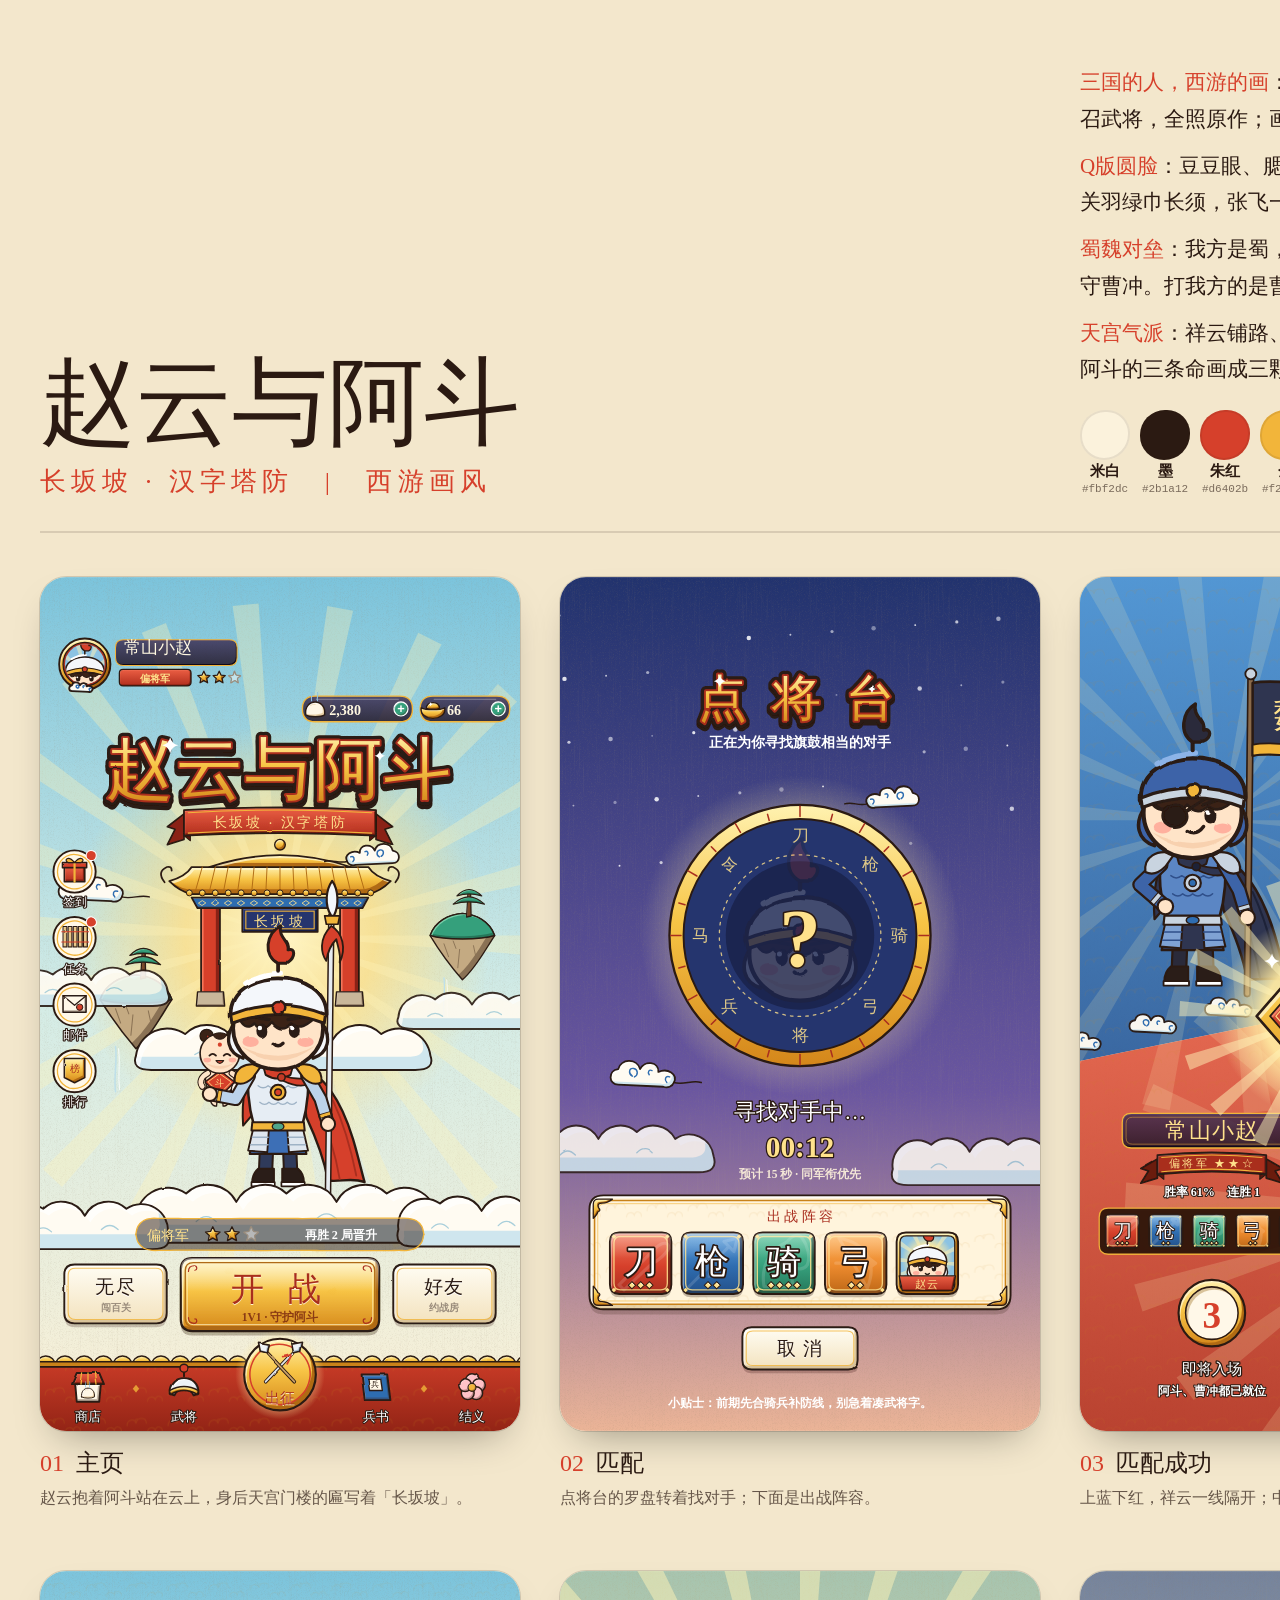
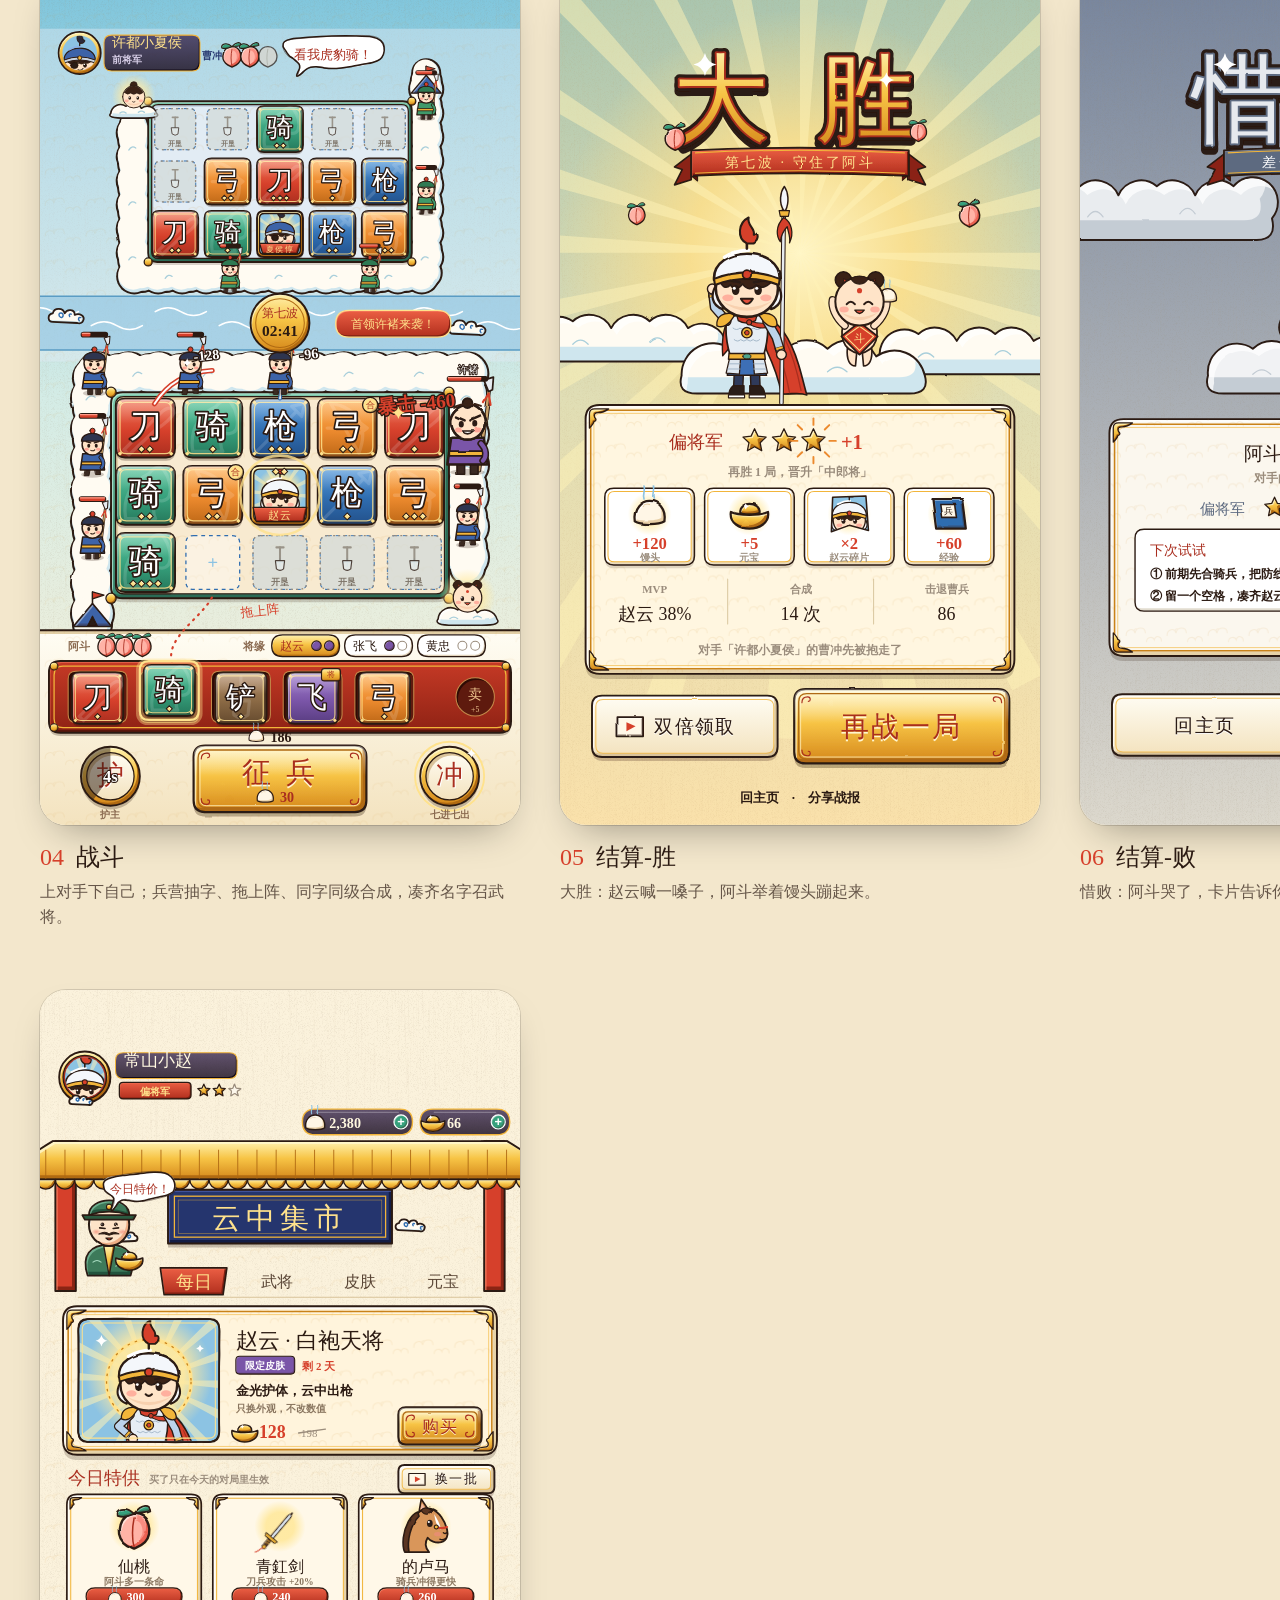
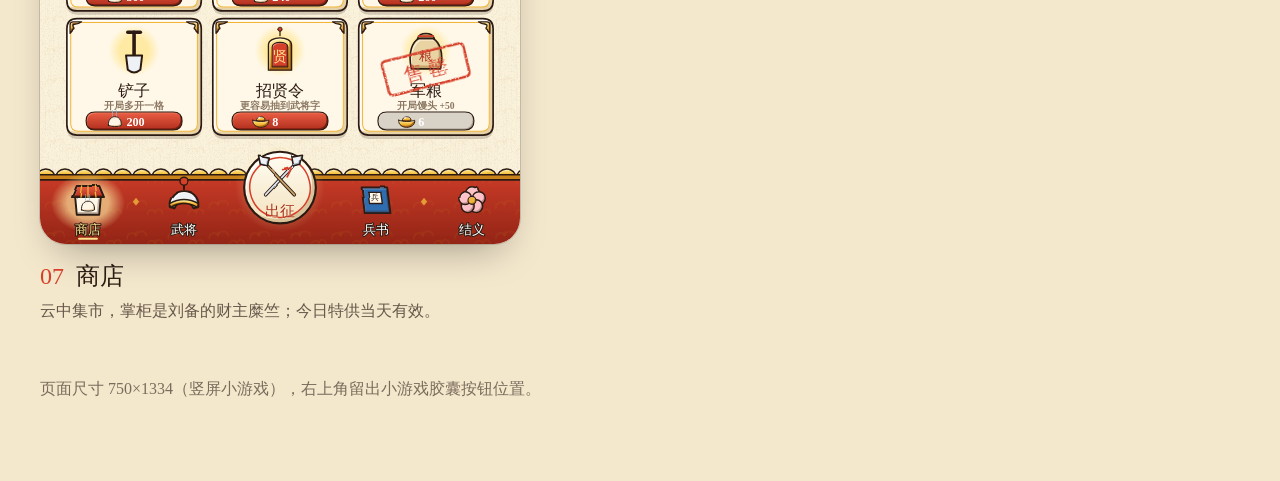
<file: 方向一-赵云与阿斗/board.html>
<!doctype html>
<html lang="zh-CN">
<head>
<meta charset="utf-8">
<title>赵云与阿斗</title>
<style>
  body.single{margin:0;background:#000}
  body.single svg{display:block}
</style>
</head>
<body>
<script src="../tools/sketch.js"></script>
<script src="pages.js"></script>
<script src="../tools/board.js"></script>
</body>
</html>
</file>
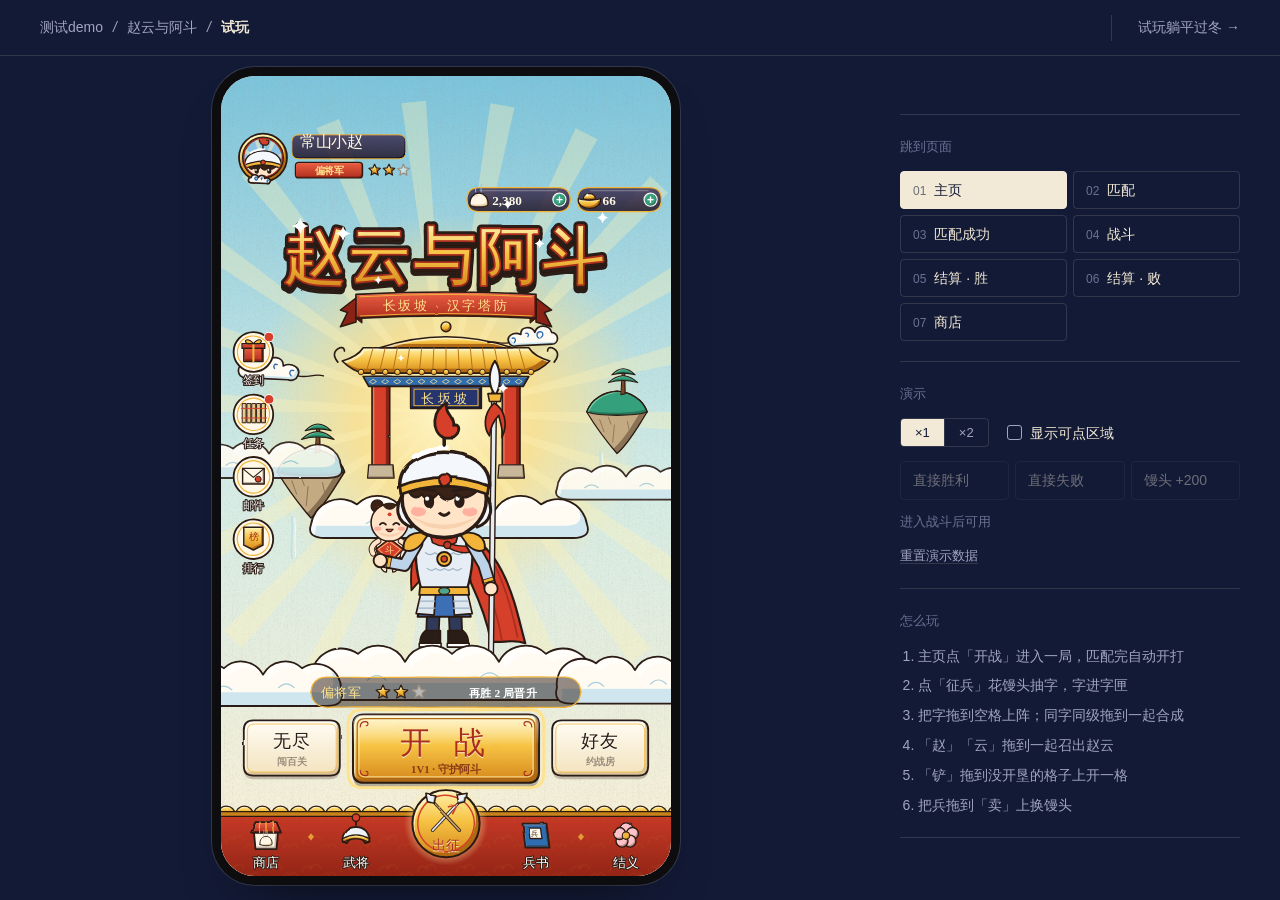
<file: 方向一-赵云与阿斗/demo.html>
<!doctype html>
<html lang="zh-CN">
<head>
<meta charset="utf-8">
<meta name="viewport" content="width=device-width,initial-scale=1">
<title>赵云与阿斗 · 试玩 · 测试demo</title>
<link rel="icon" href="data:,">
<link rel="stylesheet" href="../site/site.css">
<link rel="stylesheet" href="../tools/demo.css">
</head>
<body class="t-zy">
<div class="full">
  <nav class="nav"><div class="wrap" style="width:auto;padding:0 40px">
    <div class="crumb"><a class="home" href="../index.html">测试demo</a><i>/</i><a href="index.html">赵云与阿斗</a><i>/</i><b>试玩</b></div>
    <a class="other" style="margin-left:auto" href="../方向二-躺平过冬/demo.html">试玩躺平过冬 →</a>
  </div></nav>
  <main class="full-main">
    <div class="phone-box"><div id="phone"><div id="stage"></div></div></div>
    <aside class="panel" id="panel"></aside>
  </main>
</div>
<script src="../tools/sketch.js"></script>
<script src="pages.js"></script>
<script src="../tools/demo.js"></script>
<script src="demo.js"></script>
</body>
</html>
</file>
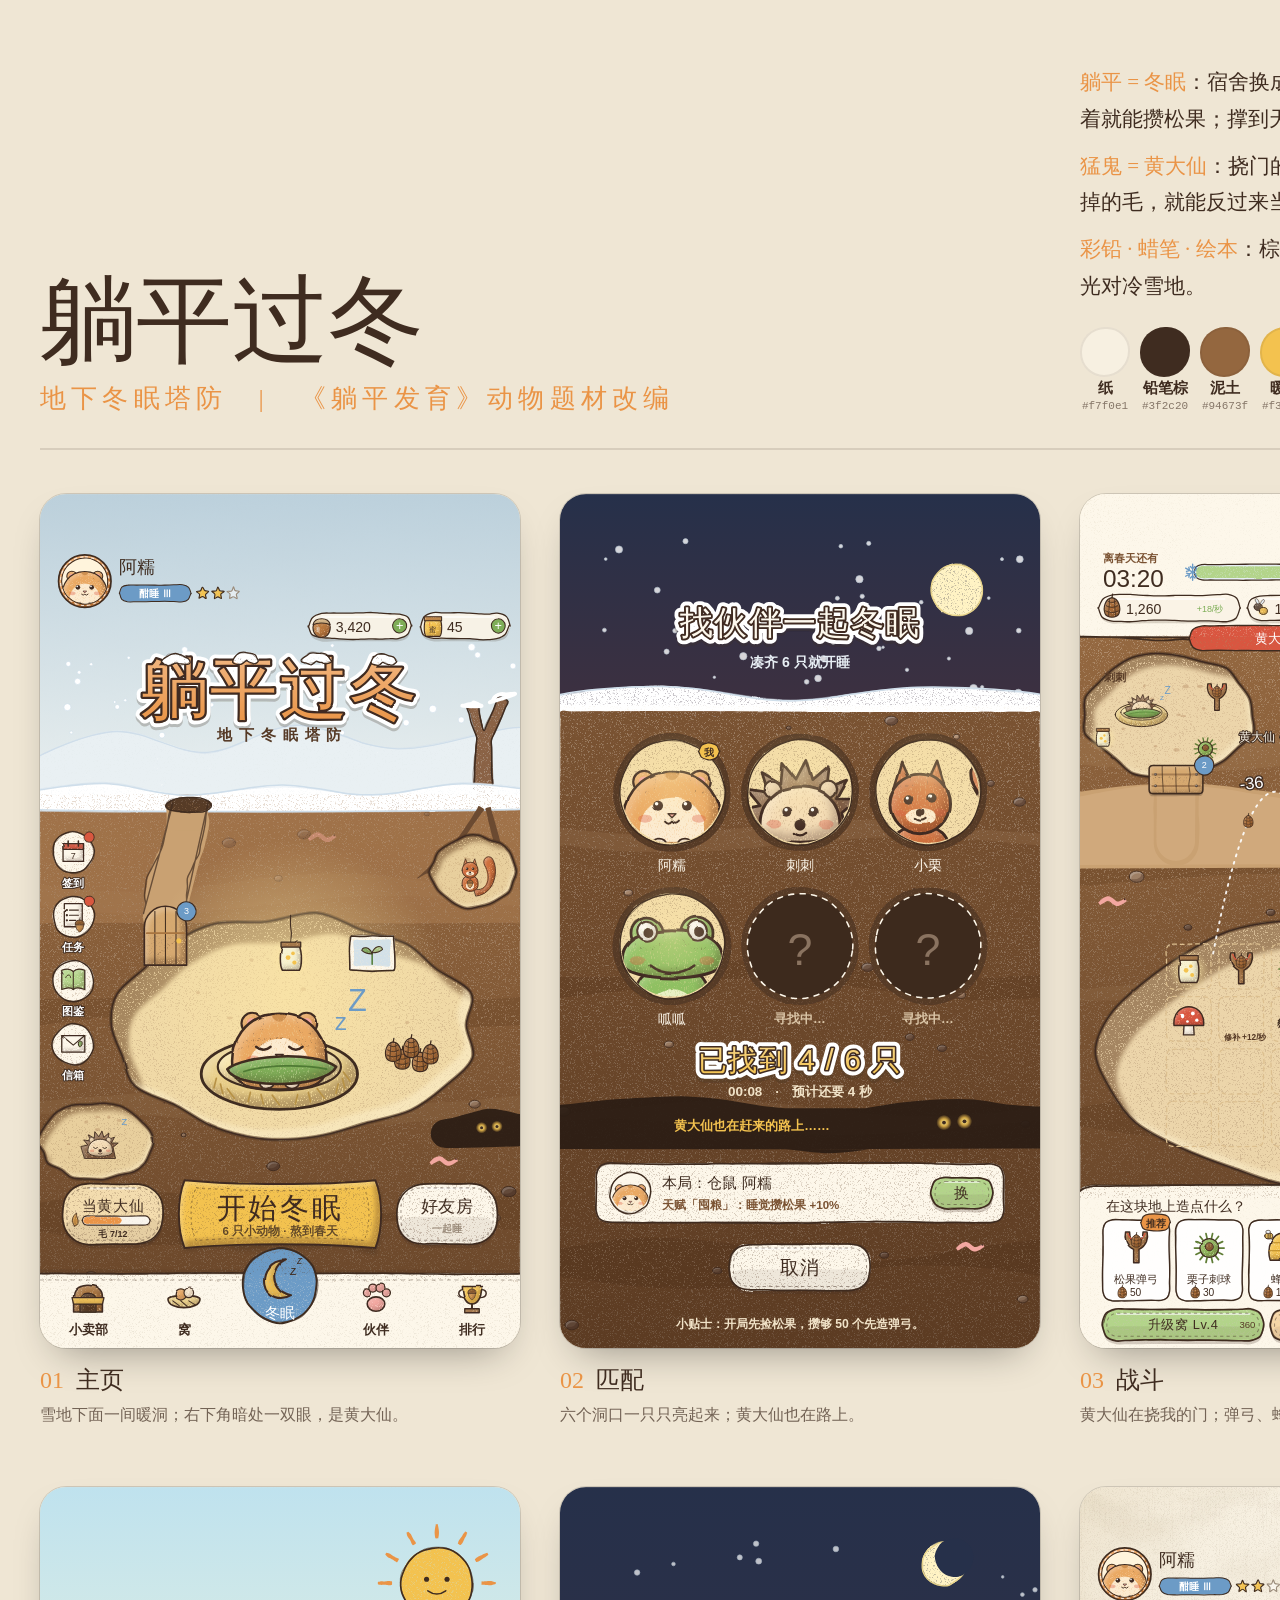
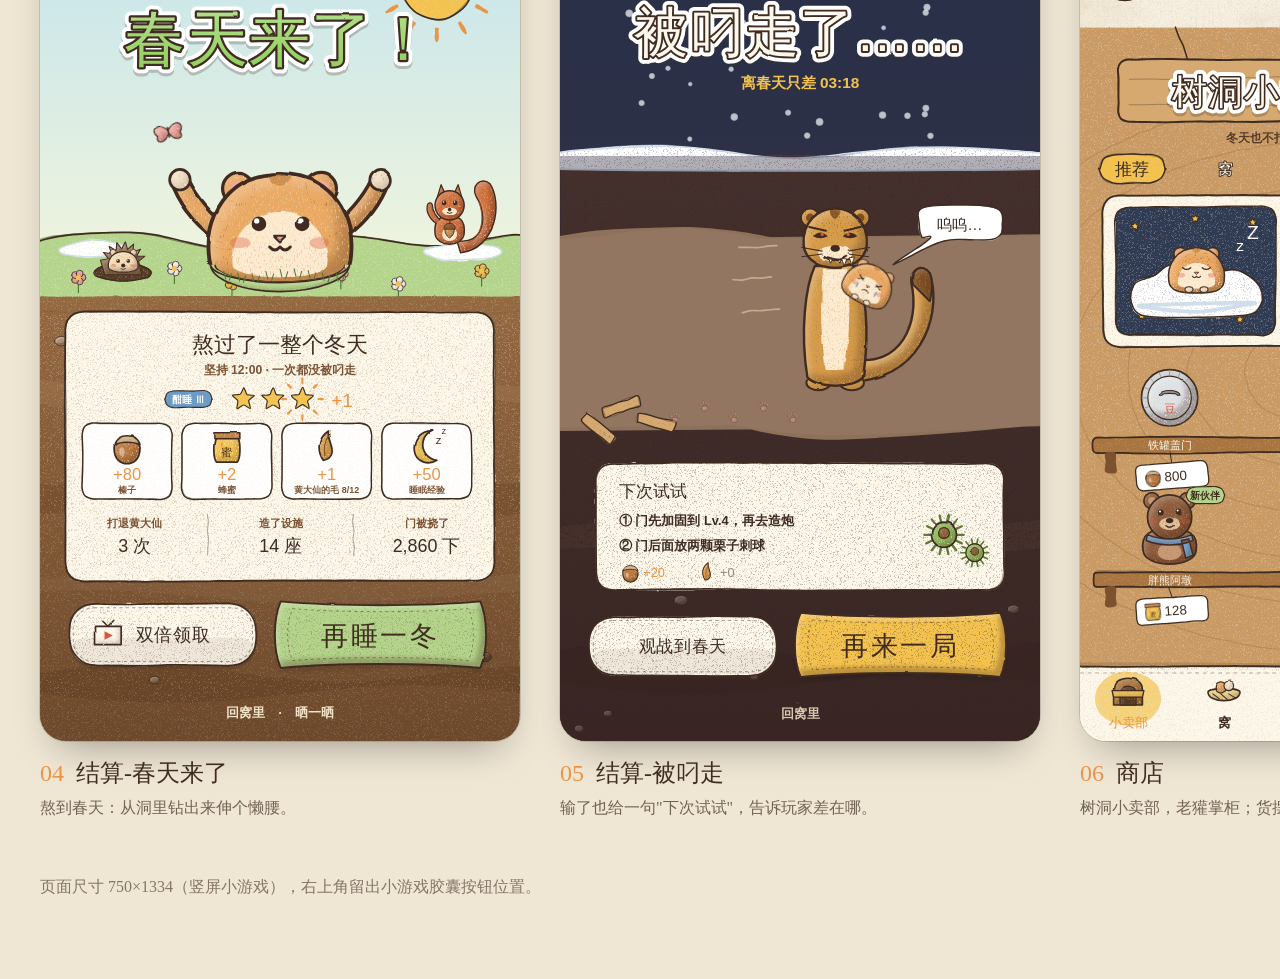
<file: 方向二-躺平过冬/board.html>
<!doctype html>
<html lang="zh-CN">
<head>
<meta charset="utf-8">
<title>躺平过冬</title>
<style>
  body.single{margin:0;background:#000}
  body.single svg{display:block}
</style>
</head>
<body>
<script src="../tools/sketch.js"></script>
<script src="pages.js"></script>
<script src="../tools/board.js"></script>
</body>
</html>
</file>
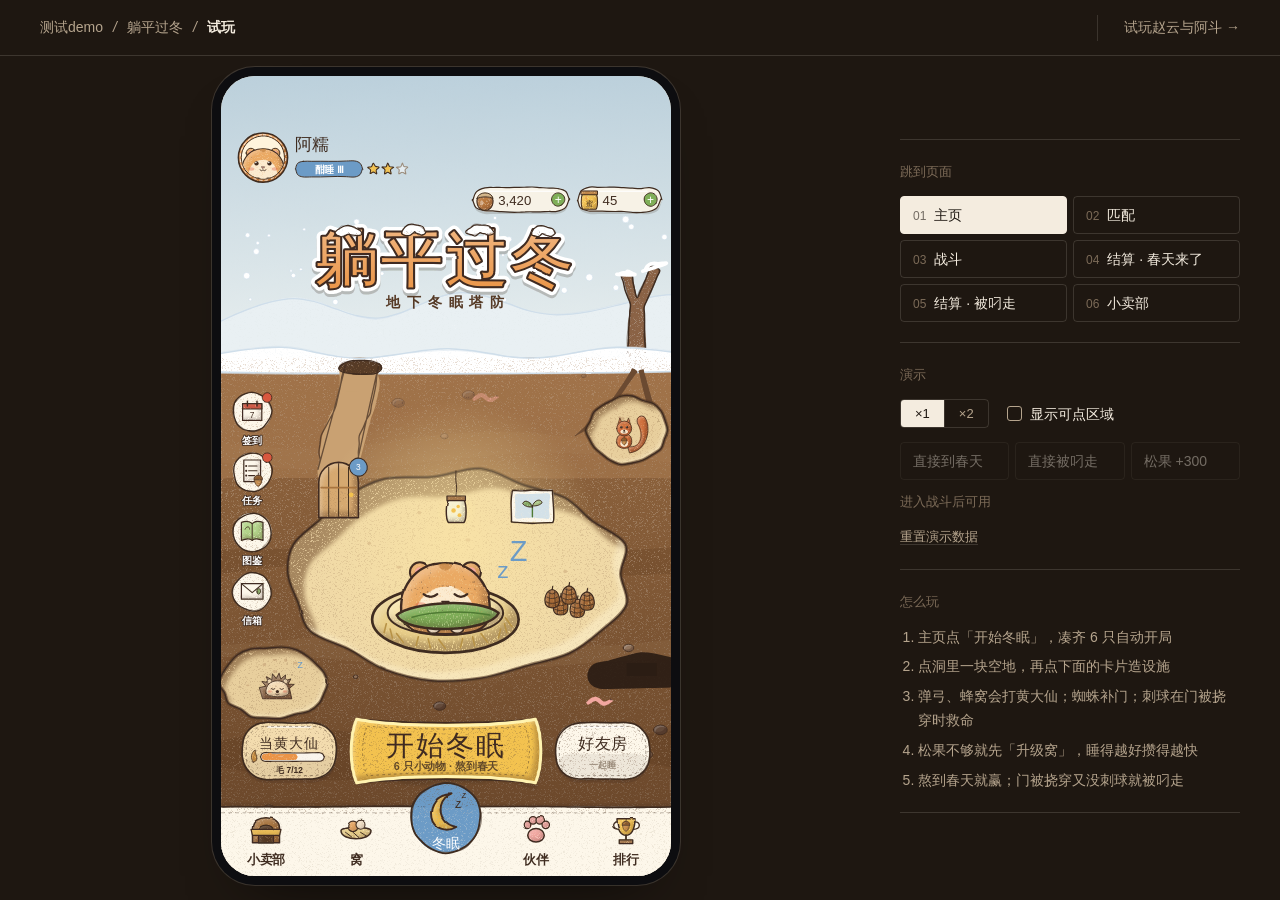
<file: 方向二-躺平过冬/demo.html>
<!doctype html>
<html lang="zh-CN">
<head>
<meta charset="utf-8">
<meta name="viewport" content="width=device-width,initial-scale=1">
<title>躺平过冬 · 试玩 · 测试demo</title>
<link rel="icon" href="data:,">
<link rel="stylesheet" href="../site/site.css">
<link rel="stylesheet" href="../tools/demo.css">
</head>
<body class="t-tp">
<div class="full">
  <nav class="nav"><div class="wrap" style="width:auto;padding:0 40px">
    <div class="crumb"><a class="home" href="../index.html">测试demo</a><i>/</i><a href="index.html">躺平过冬</a><i>/</i><b>试玩</b></div>
    <a class="other" style="margin-left:auto" href="../方向一-赵云与阿斗/demo.html">试玩赵云与阿斗 →</a>
  </div></nav>
  <main class="full-main">
    <div class="phone-box"><div id="phone"><div id="stage"></div></div></div>
    <aside class="panel" id="panel"></aside>
  </main>
</div>
<script src="../tools/sketch.js"></script>
<script src="pages.js"></script>
<script src="../tools/demo.js"></script>
<script src="demo.js"></script>
</body>
</html>
</file>
<file: site/site.css>
/* 测试demo · 网站样式
   平实的作品说明页：纯色底、细线分隔、宋体标题、截图做主角。不用光晕、渐变卡片、英文小标、浮动特效。
   两套底色：.t-zy 赵云与阿斗（深蓝）/ .t-tp 躺平过冬（深棕）。 */

:root {
  --ease: cubic-bezier(.2, .8, .2, 1);
  --spring: cubic-bezier(.34, 1.5, .5, 1);
  --ui: "Microsoft YaHei UI", "Microsoft YaHei", "PingFang SC", "Hiragino Sans GB", sans-serif;
  --serif: "STZhongsong", "华文中宋", "STSong", "Songti SC", "SimSun", serif;
  --num: "Bahnschrift", "DIN Alternate", "Segoe UI", sans-serif;
  --wrap: 1200px;
}
.t-zy { --bg: #131a36; --bg2: #19214a; --ink: #f2e9d6; --mute: #a2a5c0; --dim: #6c7194; --line: rgba(242, 233, 214, .14); --accent: #e9b44c; --accent-ink: #1c1407; --logo: "STXingkai", "华文行楷", "KaiTi", serif; }
.t-tp { --bg: #1e1711; --bg2: #281f17; --ink: #f4ecdf; --mute: #b5a48d; --dim: #7c6b58; --line: rgba(244, 236, 223, .14); --accent: #eeb84e; --accent-ink: #2a1b0f; --logo: "STHupo", "华文琥珀", "YouYuan", sans-serif; }
* { box-sizing: border-box; }
html { scroll-behavior: smooth; scroll-padding-top: 64px; }
body { margin: 0; font: 15.5px/1.85 var(--ui); color: var(--ink); background: var(--bg); -webkit-font-smoothing: antialiased; }
a { color: inherit; text-decoration: none; }
img { display: block; max-width: 100%; }
::selection { background: var(--accent); color: var(--accent-ink); }
.wrap { width: min(var(--wrap), 100% - 64px); margin: 0 auto; }

/* 游戏名：用游戏里的字体，单色 */
.logo { font-family: var(--logo); font-weight: normal; line-height: 1.05; margin: 0; color: var(--accent); letter-spacing: .03em; }
.t-tp .logo { color: #f2a54c; }

/* 文字链接 */
.tl { display: inline-flex; align-items: center; gap: 6px; padding-bottom: 2px; border-bottom: 1px solid var(--line); transition: border-color .2s, color .2s; }
.tl:hover { color: var(--accent); border-color: var(--accent); }
.tl.strong { color: var(--accent); border-color: currentColor; }

/* ---------- 顶栏 ---------- */
.nav { position: sticky; top: 0; z-index: 50; background: var(--bg); border-bottom: 1px solid var(--line); }
.nav .wrap { display: flex; align-items: center; height: 56px; gap: 28px; font-size: 14px; }
.crumb { display: flex; align-items: center; gap: 10px; color: var(--mute); }
.crumb a:hover { color: var(--ink); }
.crumb b { color: var(--ink); font-weight: 600; }
.nav .links { margin-left: auto; display: flex; gap: 26px; position: relative; }
.nav .links a { color: var(--mute); padding: 17px 0 15px; border-bottom: 2px solid transparent; transition: color .2s; }
.nav .links a:hover { color: var(--ink); }
.nav .links a.on { color: var(--ink); }
.nav .links .ink { position: absolute; bottom: -1px; left: 0; height: 2px; width: 0; background: var(--accent); border-radius: 2px; transition: transform .45s var(--spring), width .45s var(--spring), opacity .2s; opacity: 0; pointer-events: none; }
.nav .other { color: var(--mute); padding-left: 26px; border-left: 1px solid var(--line); }
.nav .other:hover { color: var(--accent); }

/* ---------- 开头 ---------- */
.head { padding: 40px 0 30px; display: grid; grid-template-columns: auto 1fr auto; gap: 48px; align-items: end; }
.head .logo { font-size: clamp(52px, 5.2vw, 72px); }
.head p { margin: 0 0 6px; max-width: 32em; color: var(--mute); font-size: 15px; line-height: 1.8; }
.head .meta { display: grid; gap: 4px; text-align: right; font-size: 13.5px; color: var(--mute); }
.head .meta span b { color: var(--ink); font-weight: 600; margin-right: 4px; }
.head .meta a { margin-top: 10px; justify-self: end; }

/* ---------- 章节 ---------- */
.sec { padding: 72px 0; border-top: 1px solid var(--line); }
.sec-h { display: flex; align-items: baseline; gap: 18px; margin-bottom: 30px; }
.sec-h h2 { margin: 0; font: 600 28px/1.3 var(--serif); letter-spacing: .04em; }
.sec-h span { color: var(--mute); font-size: 14px; }
.h3 { margin: 48px 0 16px; font: 600 15px/1.4 var(--ui); color: var(--ink); }
.h3:first-of-type { margin-top: 0; }
.h3 span { font-weight: normal; color: var(--mute); margin-left: 10px; font-size: 13.5px; }

/* ---------- 页面：整宽横滑的大截图 ---------- */
#pages { border-top: 0; padding-top: 8px; }
.gallery { --gut: max(32px, calc((100vw - var(--wrap)) / 2)); display: flex; gap: 40px; overflow-x: auto; overscroll-behavior-x: contain; scroll-snap-type: x mandatory; scroll-padding: 0 var(--gut); margin: 0 calc(50% - 50vw); padding: 0 var(--gut) 8px; scrollbar-width: none; cursor: grab; }
.gallery::-webkit-scrollbar { display: none; }
.gallery.drag { cursor: grabbing; scroll-snap-type: none; }
.gallery.drag .shot { pointer-events: none; }
.shot { flex: 0 0 clamp(280px, calc((100vh - 236px) * 750 / 1334), 520px); margin: 0; scroll-snap-align: start; cursor: zoom-in; }
.shot { transform: perspective(1400px) rotateY(var(--tilt, 0deg)); transform-origin: 50% 50%; }
.shot img { width: 100%; aspect-ratio: 750 / 1334; object-fit: cover; border-radius: 16px; background: #000; box-shadow: 0 0 0 1px var(--line), 0 18px 36px -22px rgba(0, 0, 0, .7); -webkit-user-drag: none; user-select: none; transition: transform .5s var(--spring), box-shadow .5s var(--ease), filter .4s; }
.gallery:not(.drag) .shot:hover img { transform: translateY(-12px); box-shadow: 0 0 0 1px var(--line), 0 34px 50px -24px rgba(0, 0, 0, .85); }
.gallery:not(.drag):hover .shot:not(:hover) img { filter: brightness(.72) saturate(.85); }
.shot figcaption b { transition: color .3s; }
.shot:hover figcaption b { color: var(--accent); }
.shot figcaption { margin-top: 16px; display: grid; grid-template-columns: 30px 1fr; column-gap: 8px; }
.shot figcaption em { font: 13px/1.9 var(--num); font-style: normal; color: var(--dim); }
.shot figcaption b { font-weight: 600; font-size: 15.5px; }
.shot figcaption span { grid-column: 2; color: var(--mute); font-size: 13.5px; line-height: 1.7; }
.rail-ctl { display: flex; align-items: center; gap: 16px; margin-top: 26px; }
.rail-no { font: 13px/1 var(--num); letter-spacing: .08em; color: var(--mute); min-width: 58px; }
.rail-no b { color: var(--ink); font-weight: 600; }
.rail-bar { flex: 1; height: 1px; background: var(--line); position: relative; }
.rail-bar i { position: absolute; top: -1px; height: 3px; left: 0; background: var(--ink); transition: transform .15s linear; }
.rail-btn { width: 40px; height: 40px; border: 1px solid var(--line); border-radius: 4px; background: none; color: var(--ink); font-size: 16px; cursor: pointer; transition: border-color .2s, color .2s, opacity .2s; }
.rail-btn:hover:not(:disabled) { border-color: var(--accent); color: var(--accent); }
.rail-btn:disabled { opacity: .3; cursor: default; }

/* 看大图 */
.lb { position: fixed; inset: 0; z-index: 200; display: grid; grid-template-columns: 90px 1fr 90px; align-items: center; background: rgba(8, 8, 10, .94); opacity: 0; pointer-events: none; transition: opacity .25s; }
.lb.on { opacity: 1; pointer-events: auto; }
.lb figure { margin: 0; width: 100%; display: grid; justify-items: center; gap: 12px; min-width: 0; }
.lb .device { width: min(100%, calc((100vh - 90px) * 750 / 1334)); }
.lb .device img { width: 100%; height: auto; border-radius: 14px; }
.lb figcaption { color: #ddd6ca; font-size: 14px; }
.lb figcaption em { font-style: normal; color: #8f8a82; margin-right: 10px; font-family: var(--num); }
.lb button { width: 48px; height: 48px; border: 1px solid rgba(255, 255, 255, .2); border-radius: 4px; background: none; color: #fff; font-size: 18px; cursor: pointer; justify-self: center; }
.lb button:hover { border-color: #fff; }
.lb .x { position: absolute; top: 16px; right: 16px; width: 42px; height: 42px; z-index: 2; }

/* ---------- 思路：一段话 + 对照表 ---------- */
.idea { display: grid; grid-template-columns: 1fr 1.4fr; gap: 64px; align-items: start; }
.idea p { margin: 0; color: var(--mute); }
.idea p + p { margin-top: 12px; }
.idea p b { color: var(--ink); font-weight: 600; }
.cmp { width: 100%; border-collapse: collapse; font-size: 14.5px; }
.cmp th { text-align: left; font-weight: normal; color: var(--dim); font-size: 13px; padding: 0 0 10px; border-bottom: 1px solid var(--line); }
.cmp td { padding: 13px 0; border-bottom: 1px solid var(--line); vertical-align: top; }
.cmp td:first-child { color: var(--mute); width: 38%; padding-right: 20px; }

/* ---------- 视觉 ---------- */
.stage { border-radius: 10px; overflow: hidden; box-shadow: 0 0 0 1px var(--line); }
.stage .lu { position: relative; width: 100%; }
.stage .lu .bg { width: 100%; height: auto; }
.stage .lu .hop { position: absolute; height: auto; max-width: none; will-change: transform; }
.parts { display: grid; grid-template-columns: repeat(4, 1fr); border-top: 1px solid var(--line); border-left: 1px solid var(--line); }
.part { border-right: 1px solid var(--line); border-bottom: 1px solid var(--line); padding: 22px 18px 14px; display: grid; justify-items: center; align-content: space-between; gap: 12px; }
.part img { width: 100%; height: 124px; object-fit: contain; }
.part span { font-size: 13px; color: var(--mute); }
.pal { display: flex; flex-wrap: wrap; gap: 22px 28px; }
.sw { display: grid; grid-template-columns: 44px auto; column-gap: 12px; align-items: center; }
.sw i { grid-row: span 2; width: 44px; height: 44px; border-radius: 6px; box-shadow: inset 0 0 0 1px rgba(255, 255, 255, .12); }
.sw b { font-size: 14px; font-weight: 600; line-height: 1.3; }
.sw code { font: 12px/1.3 var(--num); color: var(--mute); }
.type { display: grid; grid-template-columns: repeat(3, 1fr); border-top: 1px solid var(--line); }
.type > div { padding: 20px 24px 18px 0; border-bottom: 1px solid var(--line); }
.type > div + div { padding-left: 24px; border-left: 1px solid var(--line); }
.type .smp { font-size: 44px; line-height: 1.2; margin-bottom: 10px; }
.type b { display: block; font-size: 14px; font-weight: 600; }
.type span { font-size: 13px; color: var(--mute); }

/* ---------- 试玩 ---------- */
.play { display: grid; grid-template-columns: auto 1fr; gap: 56px; align-items: start; }
.play-phone { position: sticky; top: 76px; }
#phone { position: relative; width: min(400px, 86vw); aspect-ratio: 750 / 1334; border-radius: 34px; overflow: hidden; background: #0c0a09; box-shadow: 0 0 0 9px #0d0d10, 0 0 0 10px var(--line), 0 30px 60px -30px rgba(0, 0, 0, .8); }
.play-phone .under { margin-top: 24px; display: flex; justify-content: space-between; font-size: 13px; color: var(--mute); }
.panel { border-top: 1px solid var(--line); }
.pn-sec { padding: 20px 0; border-bottom: 1px solid var(--line); }
.pn-h { font-size: 13px; color: var(--dim); margin-bottom: 12px; }
.pn-pages { display: grid; grid-template-columns: repeat(auto-fill, minmax(118px, 1fr)); gap: 6px; }
.pn-pages button, .pn-acts button { text-align: left; padding: 9px 12px; border-radius: 4px; border: 1px solid var(--line); background: none; color: var(--ink); font: 14px/1.3 var(--ui); cursor: pointer; transition: border-color .2s, background .2s, color .2s; }
.pn-pages button:hover, .pn-acts button:hover { border-color: var(--mute); }
.pn-pages button em { font: 12px/1 var(--num); font-style: normal; color: var(--dim); margin-right: 8px; }
.pn-pages button.on { background: var(--ink); color: var(--bg); border-color: var(--ink); }
.pn-pages button.on em { color: var(--bg); opacity: .6; }
.pn-row { display: flex; gap: 18px; flex-wrap: wrap; align-items: center; }
.seg { display: inline-flex; border: 1px solid var(--line); border-radius: 4px; overflow: hidden; }
.seg button { border: 0; background: none; color: var(--mute); padding: 7px 14px; font: 13px/1 var(--num); cursor: pointer; }
.seg button + button { border-left: 1px solid var(--line); }
.seg button.on { background: var(--ink); color: var(--bg); }
.tgl { display: inline-flex; align-items: center; gap: 8px; border: 0; background: none; color: var(--ink); font: 14px/1 var(--ui); cursor: pointer; padding: 6px 0; }
.tgl i { width: 15px; height: 15px; border: 1px solid var(--mute); border-radius: 3px; position: relative; }
.tgl.on i { background: var(--ink); border-color: var(--ink); }
.tgl.on i::after { content: ""; position: absolute; left: 4px; top: 1px; width: 4px; height: 8px; border: solid var(--bg); border-width: 0 2px 2px 0; transform: rotate(45deg); }
.pn-acts { display: grid; grid-template-columns: repeat(3, 1fr); gap: 6px; margin-top: 14px; }
.pn-acts.off { opacity: .4; pointer-events: none; }
.pn-tips { margin: 0; padding-left: 1.3em; display: grid; gap: 6px; color: var(--mute); font-size: 14px; line-height: 1.7; }
.pn-note { font-size: 13px; color: var(--dim); margin-top: 10px; }
.pn-note a { color: var(--mute); border-bottom: 1px solid var(--line); }

/* ---------- 页脚 ---------- */
.foot { border-top: 1px solid var(--line); padding: 36px 0 56px; display: flex; justify-content: space-between; align-items: baseline; gap: 20px; flex-wrap: wrap; color: var(--mute); font-size: 14px; }
.foot .nx { font-size: 15px; color: var(--ink); }
.foot .nx b { font-family: var(--serif); font-size: 22px; margin: 0 6px; }
.foot .nx:hover b { color: var(--accent); }

/* ---------- 首页：两栏 ---------- */
.hub { min-height: 100vh; display: flex; overflow: hidden; }
.leaf { flex: 1 1 0; min-width: 0; display: flex; flex-direction: column; align-items: center; justify-content: center; gap: 30px; padding: 88px 4vw 56px; background: var(--bg); color: var(--ink); transition: flex-grow .7s var(--ease); }
.hub:hover .leaf { flex-grow: .82; }
.hub .leaf:hover { flex-grow: 1.18; }
.leaf + .leaf { border-left: 1px solid rgba(255, 255, 255, .08); }
.leaf .shot-a { width: calc(56vh * 750 / 1334); perspective: 900px; }
.leaf .tilt { display: block; transform: rotateX(var(--rx, 0deg)) rotateY(var(--ry, 0deg)); transition: transform .5s var(--ease); transform-style: preserve-3d; }
.leaf .shot-a img { border-radius: 14px; box-shadow: 0 0 0 1px var(--line), 0 24px 44px -26px rgba(0, 0, 0, .8); animation: float 5s ease-in-out infinite; transition: box-shadow .5s; }
.leaf.t-tp .shot-a img { animation-delay: -2.5s; }
.leaf:hover .shot-a img { box-shadow: 0 0 0 1px var(--line), 0 40px 60px -28px rgba(0, 0, 0, .9); }
@keyframes float { 0%, 100% { translate: 0 0; } 50% { translate: 0 -10px; } }
.hub:hover .leaf:not(:hover) .shot-a, .hub:hover .leaf:not(:hover) .leaf-in { opacity: .55; }
.leaf .shot-a, .leaf-in { transition: opacity .5s; }
.leaf-in { text-align: center; }
.leaf .logo { font-size: clamp(46px, 5.6vh, 66px); white-space: nowrap; }
.leaf-in p { margin: 10px 0 0; color: var(--mute); font-size: 14.5px; }
.leaf-in .acts { margin-top: 20px; display: flex; gap: 28px; justify-content: center; font-size: 15px; }
.hub-top { position: absolute; top: 0; left: 0; right: 0; display: flex; justify-content: space-between; padding: 24px 32px; font-size: 13.5px; color: rgba(244, 236, 224, .72); pointer-events: none; }
.hub-top b { color: #f4ece0; font-weight: 600; }

/* ---------- 全屏试玩 ---------- */
.full { height: 100vh; display: grid; grid-template-rows: 56px 1fr; overflow: hidden; }
.full .nav { position: static; }
.full-main { display: grid; grid-template-columns: 1fr 340px; gap: 48px; padding: 20px 40px 24px; min-height: 0; }
.full-main .phone-box { display: grid; place-items: center; min-height: 0; }
.full #phone { height: auto; width: min(calc((100vh - 56px - 44px) * 750 / 1334), 560px); }
.full .panel { overflow: auto; max-height: calc(100vh - 56px - 44px); align-self: center; }

/* ---------- 窄屏 ---------- */
@media (max-width: 1080px) {
  .play { grid-template-columns: 1fr; justify-items: center; }
  .play-phone { position: static; }
  .play .panel { width: min(560px, 100%); }
  .parts { grid-template-columns: repeat(2, 1fr); }
  .idea { grid-template-columns: 1fr; gap: 28px; }
}
@media (max-width: 860px) {
  body { font-size: 15px; }
  .wrap { width: calc(100% - 40px); }
  html { scroll-padding-top: 52px; }
  .nav .wrap { height: 50px; gap: 16px; }
  .nav .links a { padding: 14px 0 12px; }
  .nav .links { gap: 18px; }
  .nav .other, .crumb .home, .crumb i { display: none; }
  .head { grid-template-columns: 1fr; gap: 14px; padding: 32px 0 26px; }
  .head p { margin: 0; }
  .head .logo { font-size: 54px; }
  .head p { font-size: 15px; }
  .head .meta { text-align: left; grid-auto-flow: column; justify-content: start; gap: 14px; }
  .head .meta a { margin-top: 0; justify-self: start; }
  .sec { padding: 52px 0; }
  .sec-h { margin-bottom: 22px; flex-wrap: wrap; gap: 4px 14px; }
  .sec-h h2 { font-size: 24px; }
  /* 截图：一张占大半屏宽 */
  .gallery { --gut: 20px; gap: 16px; scroll-snap-type: x mandatory; }
  .shot { flex-basis: min(78vw, calc((100svh - 190px) * 750 / 1334)); scroll-snap-align: center; }
  .rail-btn { display: none; }
  .lb { grid-template-columns: 1fr; padding: 0 12px; }
  .lb .pv, .lb .nx { display: none; }
  .lb .device { width: min(100%, calc((100svh - 80px) * 750 / 1334)); }
  /* 角色台横着滑 */
  .stage { overflow-x: auto; scrollbar-width: none; }
  .stage::-webkit-scrollbar { display: none; }
  .stage .lu { width: 900px; }
  .parts { grid-template-columns: 1fr; }
  .type { grid-template-columns: 1fr; }
  .type > div + div { padding-left: 0; border-left: 0; }
  .pal { gap: 16px 20px; }
  #phone { width: min(400px, 100%); }
  .pn-pages { grid-template-columns: repeat(2, 1fr); }
  .pn-acts { grid-template-columns: 1fr 1fr; }
  /* 首页：上下排 */
  .hub { flex-direction: column; }
  .hub:hover .leaf:not(:hover) .shot-a, .hub:hover .leaf:not(:hover) .leaf-in { opacity: 1; }
  .leaf { min-height: 100svh; padding: 76px 24px 48px; gap: 24px; }
  .leaf + .leaf { border-left: 0; border-top: 1px solid rgba(255, 255, 255, .08); }
  .leaf .shot-a { width: min(62vw, calc(58svh * 750 / 1334)); }
  .hub-top { padding: 20px 22px; }
  .hub-top span:last-child { display: none; }
  /* 全屏试玩 */
  .full { height: auto; min-height: 100svh; display: block; overflow: visible; }
  .full .nav .wrap { width: auto; padding: 0 18px; }
  .full-main { display: block; padding: 14px 14px 40px; }
  .full #phone { width: min(100%, calc((100svh - 50px - 28px) * 750 / 1334)); margin: 0 auto; }
  .full .panel { max-height: none; margin-top: 24px; }
}
/* ---------- 动效 ---------- */
/* 进场：js 先挂上 data-anim，滚到了加 .on */
.js [data-anim] { opacity: 0; transform: translateY(28px); transition: opacity .8s var(--ease), transform .9s var(--ease); transition-delay: var(--dl, 0s); }
.js [data-anim].on { opacity: 1; transform: none; }
.js [data-anim=h] { opacity: 1; transform: translateY(24px); clip-path: inset(0 0 100% 0); transition: clip-path .8s var(--ease), transform .8s var(--ease); }
.js [data-anim=h].on { clip-path: inset(-10% -5% -20% -5%); transform: none; }
.js [data-anim=wipe] { opacity: 1; transform: none; clip-path: inset(0 100% 0 0); transition: clip-path 1s var(--ease) .2s; }
.js [data-anim=wipe].on { clip-path: inset(0 -2% 0 0); }
.js [data-anim=rows], .js [data-anim=pop], .js [data-anim=stage] { opacity: 1; transform: none; }
.js [data-anim=rows] > * { opacity: 0; transform: translateX(-36px); transition: opacity .6s var(--ease), transform .8s var(--ease); transition-delay: calc(var(--i, 0) * 70ms); }
.js [data-anim=rows].on > * { opacity: 1; transform: none; }
.js [data-anim=pop] > * { opacity: 0; transform: translateY(22px) scale(.86); transition: opacity .5s var(--ease), transform .75s var(--spring); transition-delay: calc(var(--i, 0) * 60ms); }
.js [data-anim=pop].on > * { opacity: 1; transform: none; }
/* 角色：原地晃，悬停跳一下 */
.hop { transform-origin: 50% 92%; animation: bob 2.8s ease-in-out infinite; animation-delay: calc(var(--i) * -.4s); cursor: pointer; }
.hop.jump { animation: jump .62s var(--ease); }
@keyframes bob { 0%, 100% { transform: translateY(0) scale(1.012, .988); } 50% { transform: translateY(-6px) scale(.994, 1.006); } }
@keyframes jump { 0% { transform: scale(1.08, .9); } 30% { transform: translateY(-34px) scale(.94, 1.08); } 60% { transform: translateY(0) scale(1.1, .88); } 80% { transform: translateY(-6px) scale(.98, 1.03); } 100% { transform: none; } }
/* 零件、色块、字样：悬停 */
.part img { transition: transform .5s var(--spring); }
.part:hover img { transform: translateY(-6px) scale(1.06); }
.part { transition: background .3s; }
.part:hover { background: rgba(255, 255, 255, .03); }
.sw i { transition: transform .45s var(--spring), border-radius .45s var(--ease); }
.sw:hover i { transform: scale(1.18) rotate(-6deg); border-radius: 50%; }
.type .smp { transition: letter-spacing .6s var(--ease), transform .6s var(--spring); transform-origin: left center; }
.type > div:hover .smp { letter-spacing: .08em; transform: scale(1.04); }
.foot .nx b, .foot .nx { transition: color .3s, letter-spacing .5s var(--ease); }
.foot .nx:hover { letter-spacing: .06em; }
.tl { transition: border-color .2s, color .2s, gap .3s var(--ease); }
.tl:hover { gap: 10px; }
/* 标题逐字落下 */
.logo .c { display: inline-block; }
/* 跨页过渡（支持的浏览器里，首页和方向页之间标题、截图会接上） */
@view-transition { navigation: auto; }
::view-transition-old(root) { animation: vt-out .3s ease both; }
::view-transition-new(root) { animation: vt-in .5s var(--ease) both; }
::view-transition-group(*) { animation-duration: .6s; animation-timing-function: cubic-bezier(.2, .8, .2, 1); }
@keyframes vt-out { to { opacity: 0; } }
@keyframes vt-in { from { opacity: 0; transform: translateY(16px); } }

@media (prefers-reduced-motion: reduce) {
  * { transition: none !important; animation: none !important; scroll-behavior: auto !important; }
  .js [data-anim], .js [data-anim] > * { opacity: 1 !important; transform: none !important; clip-path: none !important; }
  @view-transition { navigation: none; }
}
</file>
<file: tools/demo.css>
/* 演示舞台内部（750×1334 坐标，整体按手机宽度缩放）。外壳、面板的样式在 site/site.css。 */
#stage { position: absolute; left: 0; top: 0; width: 750px; height: 1334px; transform-origin: 0 0; user-select: none; -webkit-user-select: none; touch-action: none; overflow: hidden; font-family: "Microsoft YaHei UI", "Microsoft YaHei", "PingFang SC", sans-serif; }
#stage svg.defs { position: absolute; width: 0; height: 0; overflow: hidden; }
#stage img.base { position: absolute; left: 0; top: 0; width: 750px; height: 1334px; pointer-events: none; }
#stage .root { position: absolute; left: 0; top: 0; width: 750px; height: 1334px; pointer-events: none; }
#stage svg.ov { position: absolute; left: 0; top: 0; width: 750px; height: 1334px; overflow: visible; pointer-events: none; will-change: transform; }
/* 网站的全局 img { max-width: 100% } 会把挂在零宽容器里的精灵压成 0 宽，这里关掉 */
#stage img { max-width: none; }
#stage .spr { position: absolute; pointer-events: none; will-change: transform; -webkit-user-drag: none; }
#stage .unit { position: absolute; left: 0; top: 0; width: 0; height: 0; will-change: transform; }
#stage .unit .spr { will-change: auto; }
#stage .bar { position: absolute; height: 7px; border-radius: 4px; background: #2b1a12; box-shadow: 0 0 0 2px #2b1a12; }
#stage .bar i { position: absolute; inset: 0; border-radius: 4px; transform-origin: 0 50%; background: linear-gradient(#ff8a72, #d6402b 55%); will-change: transform; }
#stage .tagx { position: absolute; white-space: nowrap; transform: translate(-50%, -50%); font: 18px "STXinwei", "STKaiti", serif; color: #fff; text-shadow: 0 0 3px #2b1a12, 0 0 3px #2b1a12, 0 0 3px #2b1a12; }
#stage .flt { position: absolute; left: 0; top: 0; white-space: nowrap; pointer-events: none; will-change: transform, opacity; font-weight: bold; line-height: 1; }
#stage .ring { position: absolute; width: 100px; height: 100px; border-radius: 50%; border: 6px solid #fff; box-sizing: border-box; pointer-events: none; will-change: transform, opacity; }
#stage .pt { position: absolute; left: 0; top: 0; pointer-events: none; will-change: transform; }
#stage .hot { position: absolute; inset: 0; pointer-events: none; }
#stage .hot div { position: absolute; pointer-events: auto; cursor: pointer; border-radius: 18px; transition: background .12s; }
#stage .hot div:active { background: #ffffff2e; }
#stage.showhot .hot div { outline: 3px dashed #ffde59; outline-offset: -3px; background: #ffde5922; }
#stage .ripple { position: absolute; width: 120px; height: 120px; margin: -60px 0 0 -60px; border-radius: 50%; background: #fff8; pointer-events: none; animation: dm-rip .45s ease-out forwards; }
@keyframes dm-rip { from { transform: scale(.2); opacity: .9; } to { transform: scale(1.4); opacity: 0; } }
#stage .toast { position: absolute; left: 50%; top: 330px; transform: translateX(-50%); background: #2b1a12e6; color: #fff6d8; font: bold 30px "STKaiti", "KaiTi", serif; padding: 18px 34px; border-radius: 40px; white-space: nowrap; pointer-events: none; animation: dm-toast 1.8s cubic-bezier(.2, .8, .3, 1) forwards; box-shadow: 0 8px 24px #0006; border: 3px solid #f2b53a; }
@keyframes dm-toast { 0% { opacity: 0; transform: translate(-50%, 24px) scale(.9); } 12% { opacity: 1; transform: translate(-50%, 0) scale(1); } 82% { opacity: 1; transform: translate(-50%, 0); } 100% { opacity: 0; transform: translate(-50%, -10px); } }
#stage .curtain { position: absolute; inset: 0; background: #120d0a; opacity: 0; pointer-events: none; transition: opacity .22s ease; }
#stage .curtain.on { opacity: 1; }
#stage.dragging { cursor: grabbing; }
</file>
